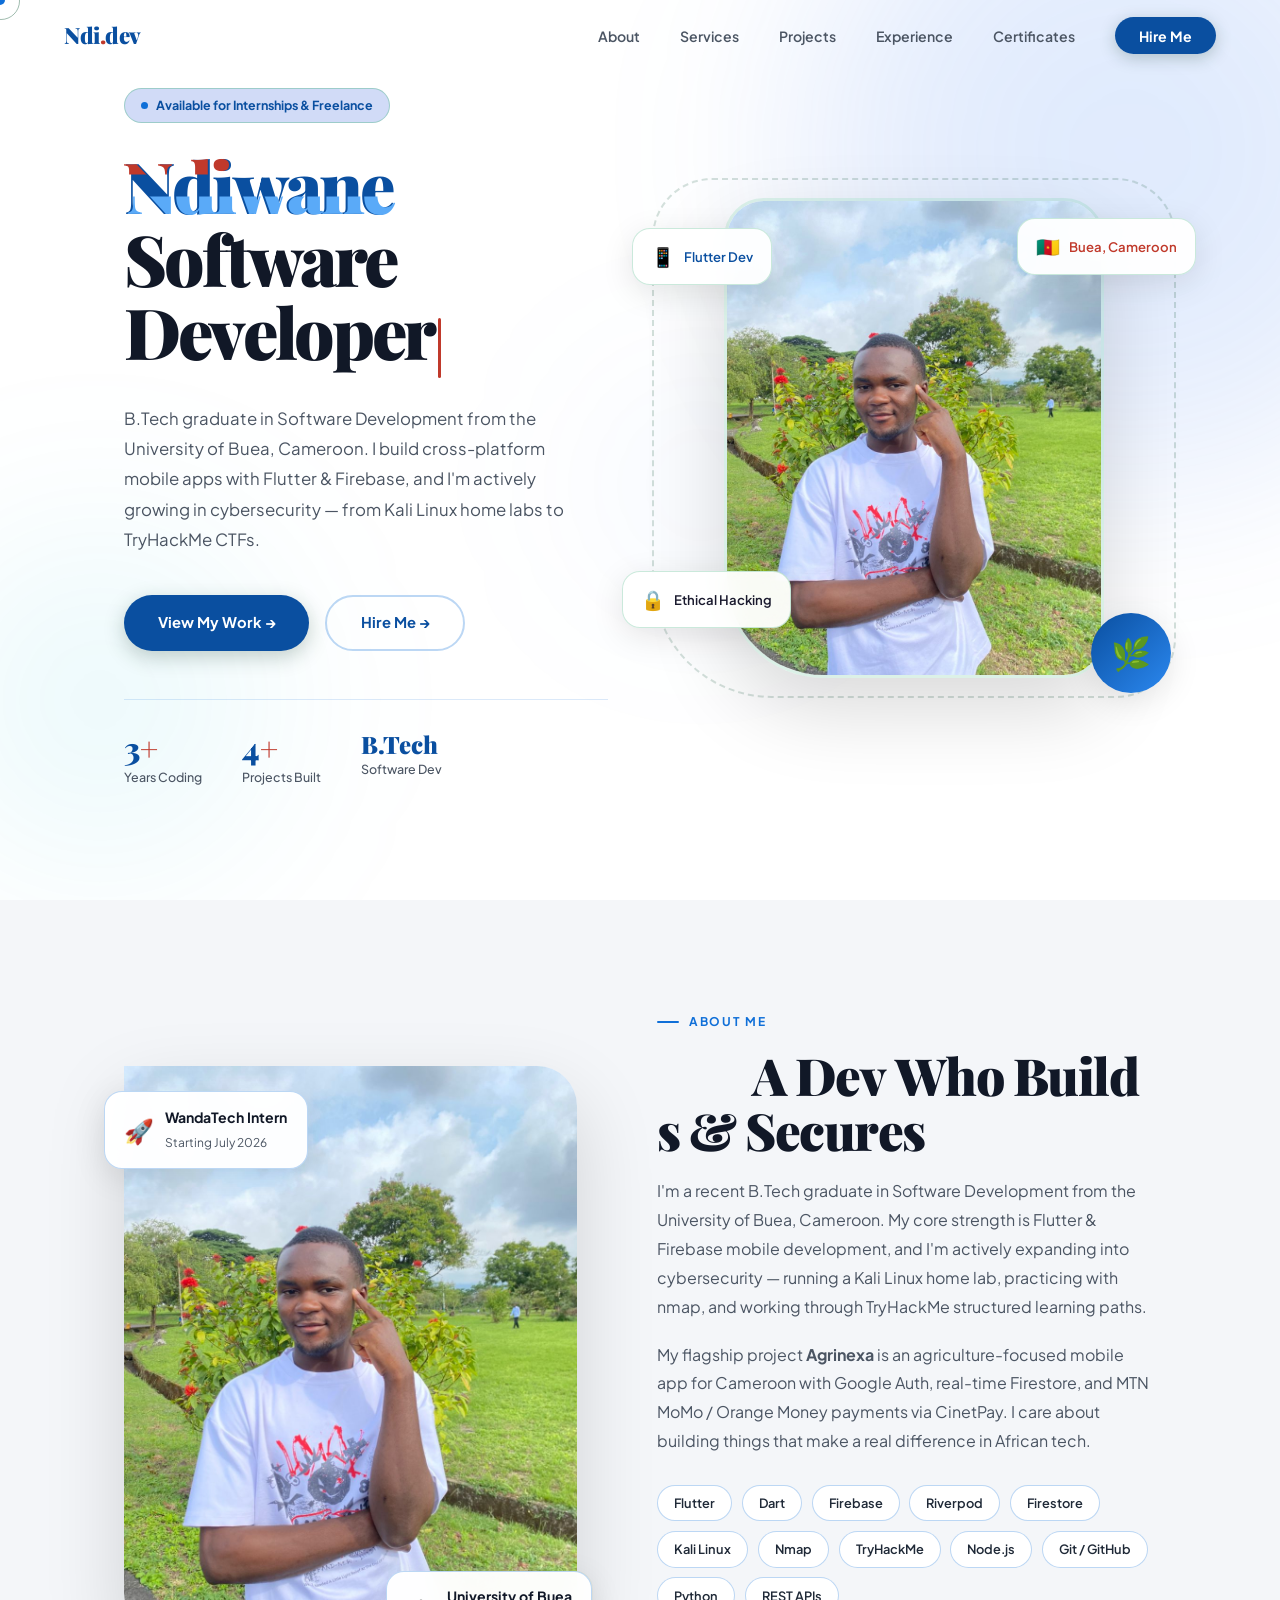
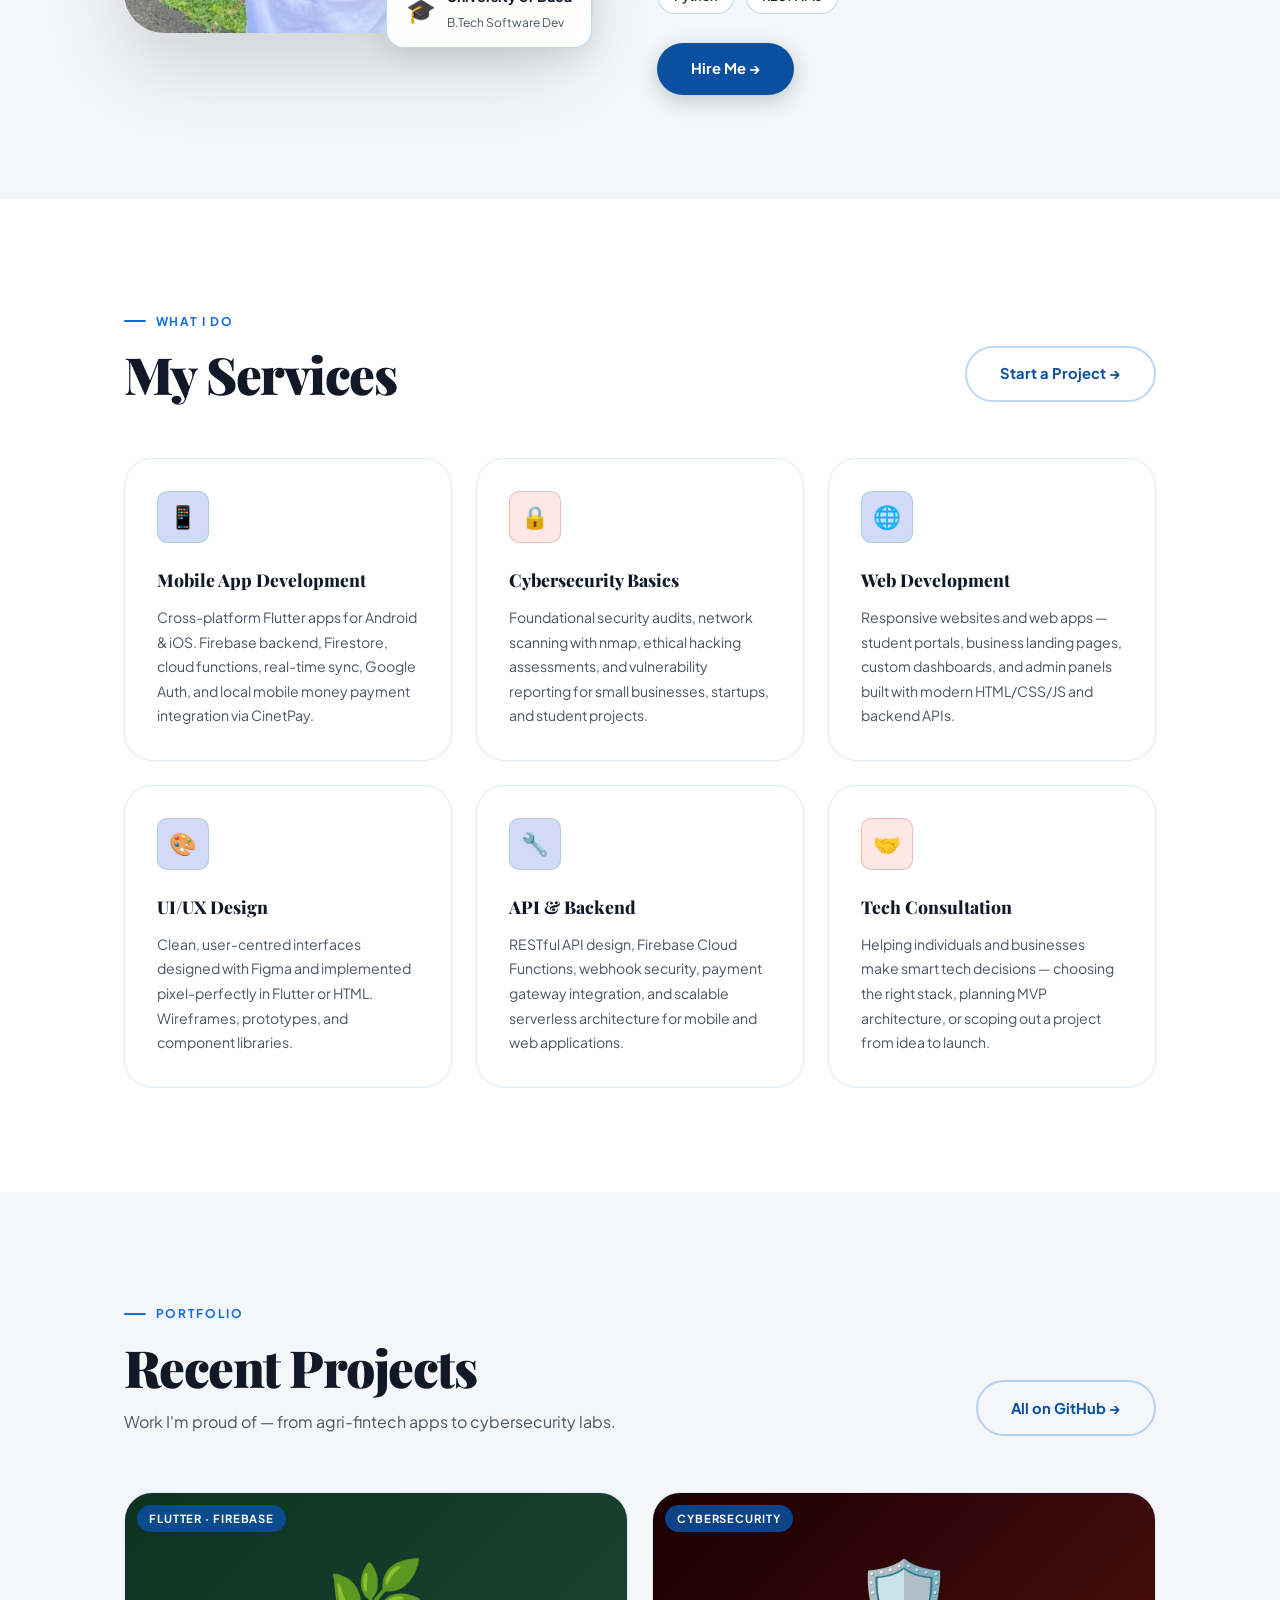
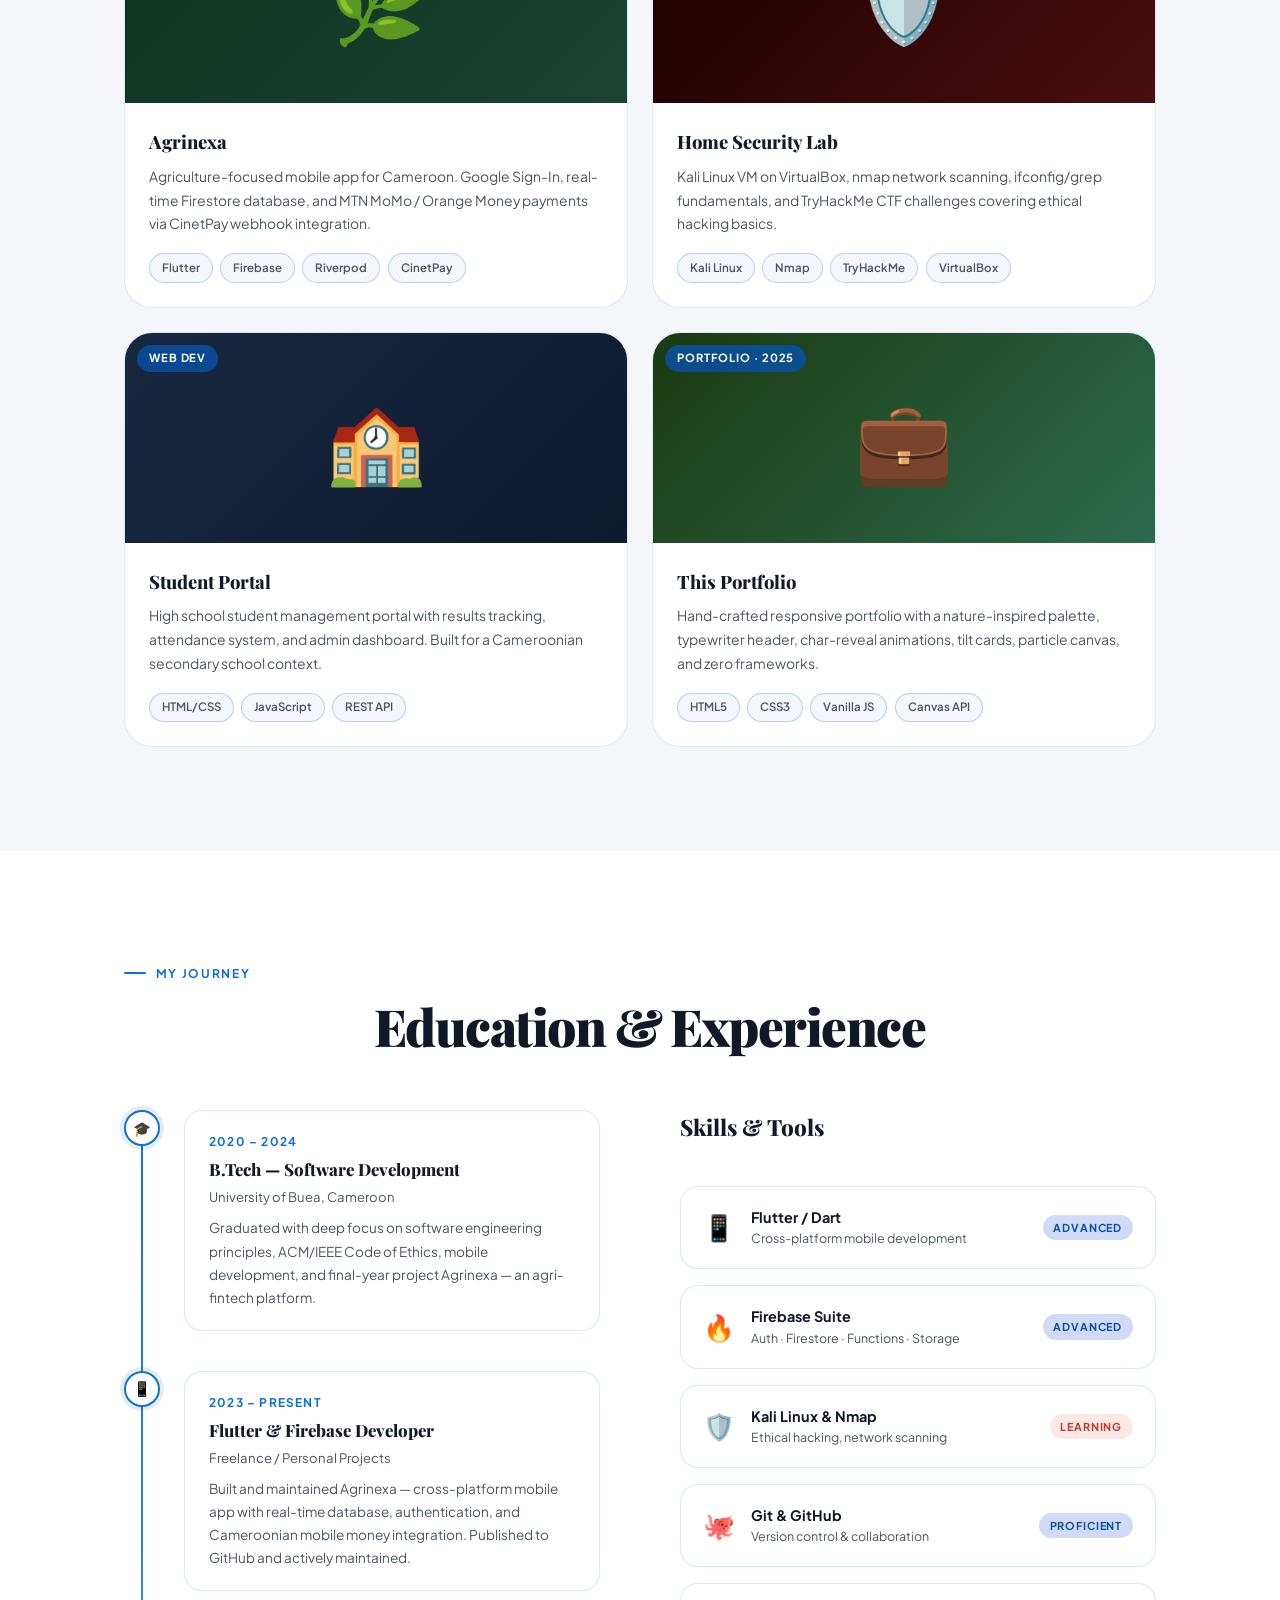
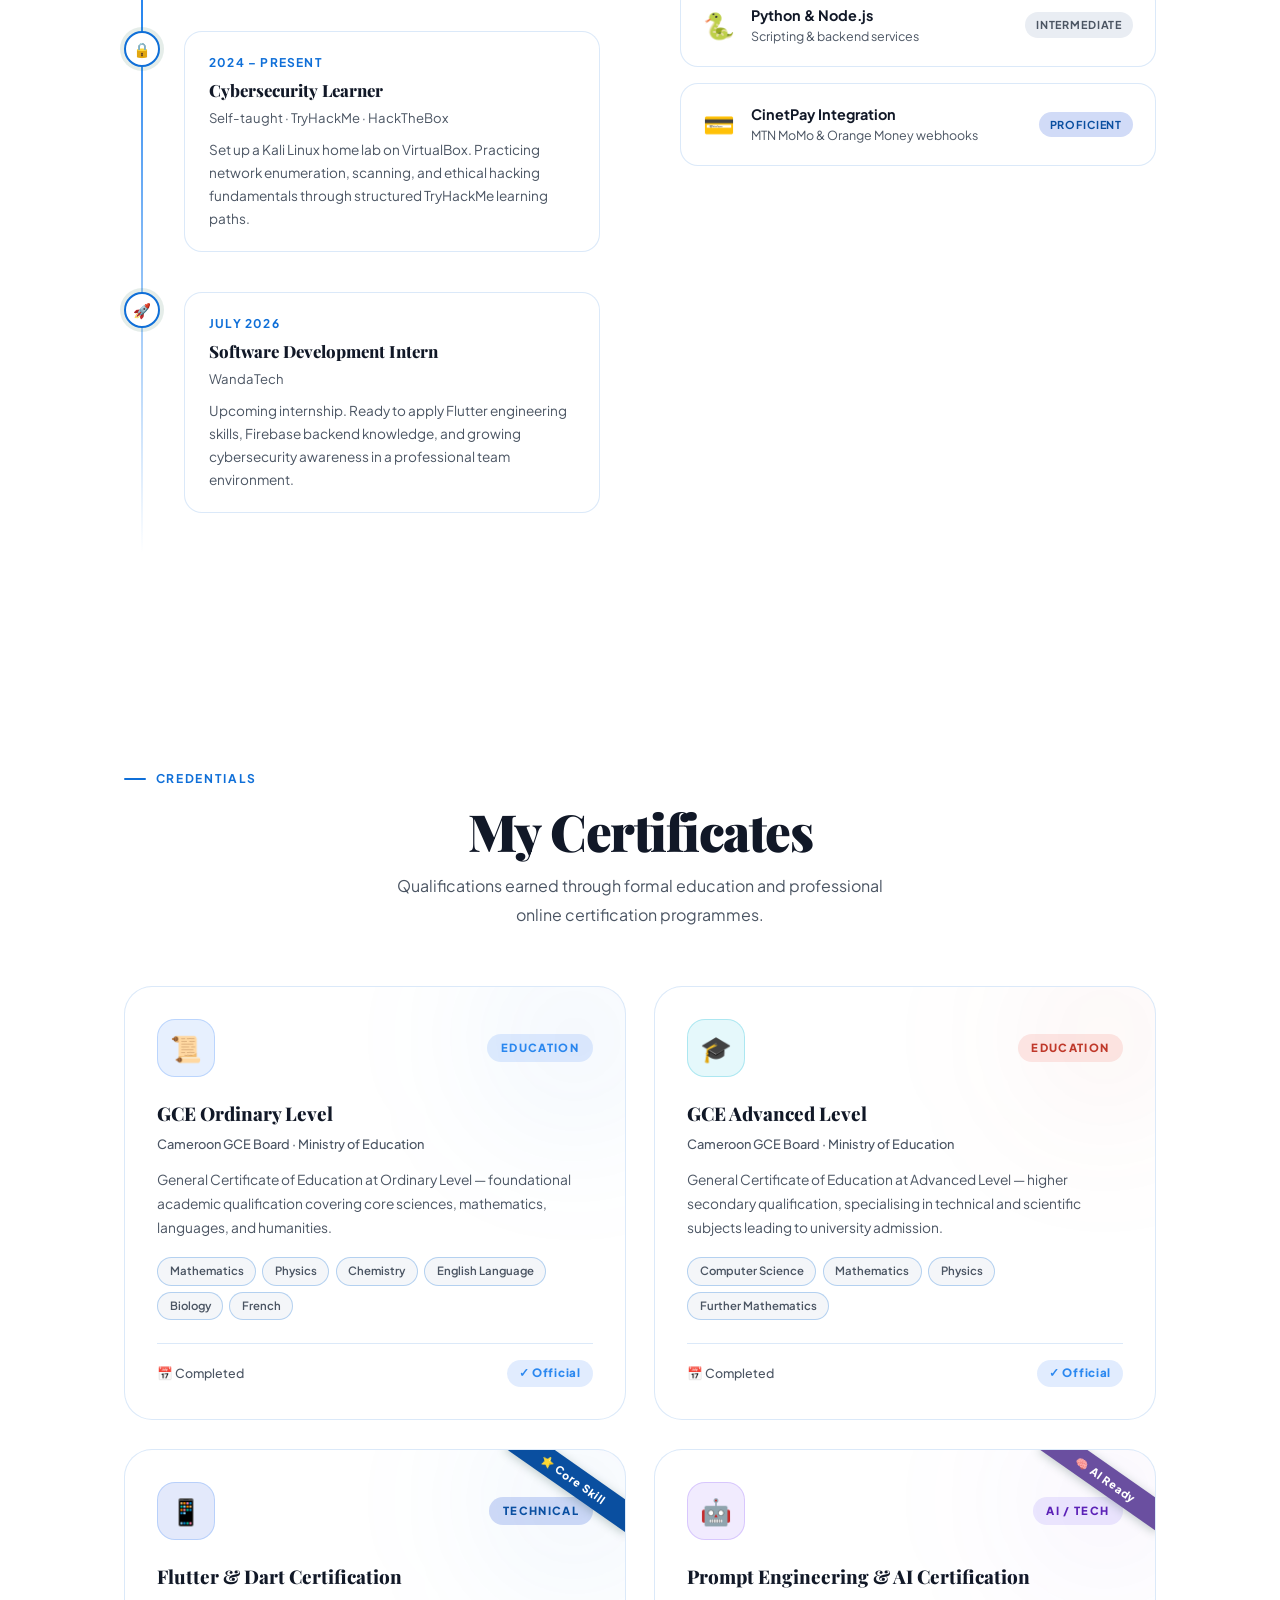
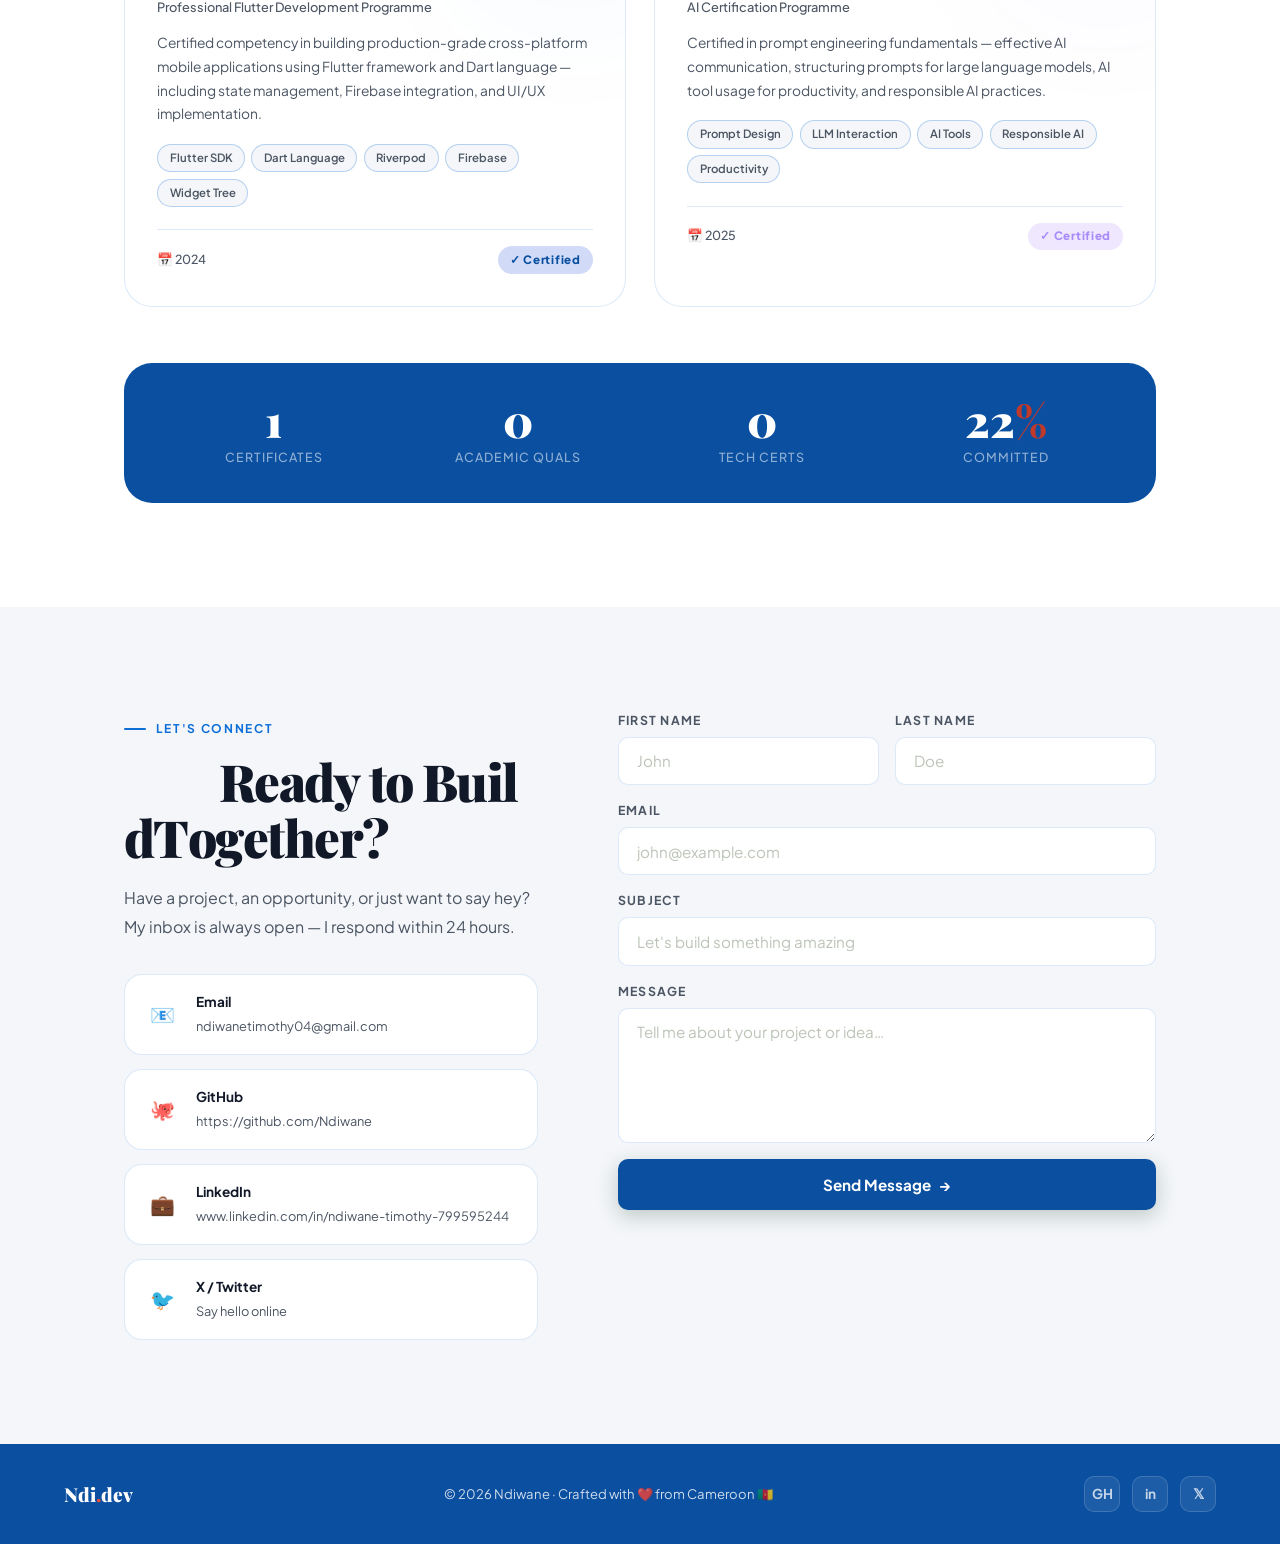
<file: index.html>
<!DOCTYPE html>
<html lang="en">
<head>
  <meta charset="UTF-8" />
  <meta name="viewport" content="width=device-width, initial-scale=1.0"/>
  <meta name="description" content="Ndiwane — Software Developer & Cybersecurity Enthusiast from Cameroon. Flutter, Firebase, Kali Linux."/>
  <title>Ndiwane · Software Developer</title>
  <link rel="preconnect" href="https://fonts.googleapis.com">
  <link href="https://fonts.googleapis.com/css2?family=Playfair+Display:wght@700;800;900&family=Plus+Jakarta+Sans:wght@300;400;500;600;700&display=swap" rel="stylesheet">
  <link rel="stylesheet" href="portfolio.css">
</head>
<body>
 
<!-- LEAF PARTICLE CANVAS -->
<canvas id="leafCanvas" style="position:fixed;inset:0;z-index:0;pointer-events:none;opacity:0.7;"></canvas>
 
<!-- CURSOR -->
<div class="cursor" id="cursor"></div>
<div class="cursor-ring" id="cursorRing"></div>
 
<!-- ════════════════════════════
     NAVBAR
════════════════════════════ -->
<nav class="navbar" id="navbar">
  <a href="#hero" class="nav-logo">Ndi<span class="dot">.</span>dev</a>
 
  <ul class="nav-links">
    <li><a href="#about">About</a></li>
    <li><a href="#services">Services</a></li>
    <li><a href="#projects">Projects</a></li>
    <li><a href="#experience">Experience</a></li>
    <li><a href="#certificates">Certificates</a></li>
    <li><a href="hire.html" class="nav-hire">Hire Me</a></li>
  </ul>
 
  <button class="hamburger" id="hamburger" aria-label="Toggle menu">
    <span></span><span></span><span></span>
  </button>
</nav>
 
<!-- MOBILE MENU -->
<div class="mobile-menu" id="mobileMenu">
  <a href="#about">About</a>
  <a href="#services">Services</a>
  <a href="#projects">Projects</a>
  <a href="#experience">Experience</a>
  <a href="#certificates">Certificates</a>
  <a href="hire.html">Hire Me</a>
</div>
 
 
<!-- ════════════════════════════
     HERO
════════════════════════════ -->
<section id="hero">
  <!-- ambient blobs -->
  <div class="hero-blob blob1"></div>
  <div class="hero-blob blob2"></div>
  <div class="hero-blob blob3"></div>
 
  <div class="hero-inner">
 
    <!-- LEFT — TEXT -->
    <div class="hero-text">
      <div class="hero-tag">
        <span class="pulse-dot"></span>
        Available for Internships & Freelance
      </div>
 
      <h1 class="hero-title">
        <span class="name-line glitch word-hover" data-text="Ndiwane">Ndiwane</span>
        <span class="role-line">
          <span id="typewriterRole">Software Developer</span><span class="typewriter-cursor"></span>
        </span>
      </h1>
 
      <p class="hero-desc">
        B.Tech graduate in Software Development from the University of Buea, Cameroon.
        I build cross-platform mobile apps with Flutter &amp; Firebase, and I'm actively growing
        in cybersecurity — from Kali Linux home labs to TryHackMe CTFs.
      </p>
 
      <div class="hero-actions">
        <a href="#projects" class="btn-primary">View My Work →</a>
        <a href="hire.html" class="btn-outline">Hire Me →</a>
      </div>
 
      <div class="hero-stats">
        <div class="h-stat">
          <div class="h-stat-num"><span data-count="3">0</span><span class="counter-suffix">+</span></div>
          <div class="h-stat-label">Years Coding</div>
        </div>
        <div class="h-stat">
          <div class="h-stat-num"><span data-count="5">0</span><span class="counter-suffix">+</span></div>
          <div class="h-stat-label">Projects Built</div>
        </div>
        <div class="h-stat">
          <div class="h-stat-num" style="font-size:1.5rem;">B.Tech</div>
          <div class="h-stat-label">Software Dev</div>
        </div>
      </div>
    </div>
 
    <!-- RIGHT — PHOTO -->
    <div class="hero-photo-wrap">
      <div class="photo-ring"></div>
 
      <div class="photo-frame">
        <img src="profile.jpg" alt="Ndiwane — Software Developer" loading="eager">
      </div>
 
      <!-- floating deco cards -->
      <div class="photo-deco deco-1">
        <span class="deco-icon">📱</span>
        Flutter Dev
      </div>
      <div class="photo-deco deco-2">
        <span class="deco-icon">🔒</span>
        Ethical Hacking
      </div>
      <div class="photo-deco deco-3">
        <span class="deco-icon">🇨🇲</span>
        Buea, Cameroon
      </div>
 
      <div class="photo-corner">🌿</div>
    </div>
 
  </div>
</section>
 
 
<!-- ════════════════════════════
     ABOUT
════════════════════════════ -->
<section id="about">
  <div class="container">
    <div class="about-grid">
 
      <!-- photo side -->
      <div class="about-img-side reveal-left">
        <img src="profile.jpg" alt="Ndiwane" class="about-photo">
        <div class="about-badge ab1">
          <div class="ab-icon">🎓</div>
          <div class="ab-info">
            <strong>University of Buea</strong>
            <span>B.Tech Software Dev</span>
          </div>
        </div>
        <div class="about-badge ab2">
          <div class="ab-icon">🚀</div>
          <div class="ab-info">
            <strong>WandaTech Intern</strong>
            <span>Starting July 2026</span>
          </div>
        </div>
      </div>
 
      <!-- content side -->
      <div class="about-content">
        <div class="section-eyebrow reveal">About Me</div>
        <h2 class="section-title char-reveal reveal d1">
          A Dev Who Builds &amp; Secures
        </h2>
        <p class="section-sub reveal d2" style="margin: 1.2rem 0;">
          I'm a recent B.Tech graduate in Software Development from the University of Buea, Cameroon.
          My core strength is Flutter &amp; Firebase mobile development, and I'm actively expanding
          into cybersecurity — running a Kali Linux home lab, practicing with nmap, and working through
          TryHackMe structured learning paths.
        </p>
        <p class="section-sub reveal d3" style="margin-bottom: 1.8rem;">
          My flagship project <strong>Agrinexa</strong> is an agriculture-focused mobile app for Cameroon
          with Google Auth, real-time Firestore, and MTN MoMo / Orange Money payments via CinetPay.
          I care about building things that make a real difference in African tech.
        </p>
 
        <div class="skills-wrap reveal d3">
          <span class="skill-pill">Flutter</span>
          <span class="skill-pill">Dart</span>
          <span class="skill-pill">Firebase</span>
          <span class="skill-pill">Riverpod</span>
          <span class="skill-pill">Firestore</span>
          <span class="skill-pill red">Kali Linux</span>
          <span class="skill-pill red">Nmap</span>
          <span class="skill-pill red">TryHackMe</span>
          <span class="skill-pill">Node.js</span>
          <span class="skill-pill">Git / GitHub</span>
          <span class="skill-pill">Python</span>
          <span class="skill-pill">REST APIs</span>
        </div>
 
        <div class="reveal d4">
          <a href="hire.html" class="btn-primary">Hire Me →</a>
        </div>
      </div>
 
    </div>
  </div>
</section>
 
 
<!-- ════════════════════════════
     SERVICES
════════════════════════════ -->
<section id="services">
  <div class="container">
    <div class="services-top">
      <div>
        <div class="section-eyebrow reveal">What I Do</div>
        <h2 class="section-title char-reveal reveal d1">My <span class="green">Services</span></h2>
      </div>
      <a href="hire.html" class="btn-outline reveal">Start a Project →</a>
    </div>
 
    <div class="services-grid">
      <div class="service-card reveal">
        <div class="svc-icon-box">📱</div>
        <div class="svc-title">Mobile App Development</div>
        <div class="svc-desc">
          Cross-platform Flutter apps for Android &amp; iOS. Firebase backend, Firestore, cloud functions,
          real-time sync, Google Auth, and local mobile money payment integration via CinetPay.
        </div>
      </div>
 
      <div class="service-card red-card reveal d1">
        <div class="svc-icon-box">🔒</div>
        <div class="svc-title">Cybersecurity Basics</div>
        <div class="svc-desc">
          Foundational security audits, network scanning with nmap, ethical hacking assessments,
          and vulnerability reporting for small businesses, startups, and student projects.
        </div>
      </div>
 
      <div class="service-card reveal d2">
        <div class="svc-icon-box">🌐</div>
        <div class="svc-title">Web Development</div>
        <div class="svc-desc">
          Responsive websites and web apps — student portals, business landing pages,
          custom dashboards, and admin panels built with modern HTML/CSS/JS and backend APIs.
        </div>
      </div>
 
      <div class="service-card reveal d1">
        <div class="svc-icon-box">🎨</div>
        <div class="svc-title">UI/UX Design</div>
        <div class="svc-desc">
          Clean, user-centred interfaces designed with Figma and implemented pixel-perfectly in Flutter or
          HTML. Wireframes, prototypes, and component libraries.
        </div>
      </div>
 
      <div class="service-card reveal d2">
        <div class="svc-icon-box">🔧</div>
        <div class="svc-title">API & Backend</div>
        <div class="svc-desc">
          RESTful API design, Firebase Cloud Functions, webhook security, payment gateway integration,
          and scalable serverless architecture for mobile and web applications.
        </div>
      </div>
 
      <div class="service-card red-card reveal d3">
        <div class="svc-icon-box">🤝</div>
        <div class="svc-title">Tech Consultation</div>
        <div class="svc-desc">
          Helping individuals and businesses make smart tech decisions — choosing the right stack,
          planning MVP architecture, or scoping out a project from idea to launch.
        </div>
      </div>
    </div>
  </div>
</section>
 
 
<!-- ════════════════════════════
     PROJECTS
════════════════════════════ -->
<section id="projects">
  <div class="container">
    <div class="projects-header">
      <div>
        <div class="section-eyebrow reveal">Portfolio</div>
        <h2 class="section-title char-reveal reveal d1">Recent <span class="red">Projects</span></h2>
        <p class="section-sub reveal d2" style="margin-top:0.8rem;">Work I'm proud of — from agri-fintech apps to cybersecurity labs.</p>
      </div>
      <a href="https://github.com/Ndiwane" target="_blank" class="btn-outline reveal">All on GitHub →</a>
    </div>
 
    <div class="projects-grid">
 
      <div class="project-card reveal">
        <div class="project-thumb">
          <div class="project-thumb-inner" style="background: linear-gradient(135deg,#0d3320,#1b4332);">🌿</div>
          <span class="proj-label">Flutter · Firebase</span>
          <div class="project-thumb-overlay">
            <button class="proj-view-btn" onclick="window.open('https://github.com/Ndiwane/agrinexa_server','_blank')">
              View on GitHub ↗
            </button>
          </div>
        </div>
        <div class="project-body">
          <div class="project-title">Agrinexa</div>
          <div class="project-desc">
            Agriculture-focused mobile app for Cameroon. Google Sign-In, real-time Firestore database,
            and MTN MoMo / Orange Money payments via CinetPay webhook integration.
          </div>
          <div class="project-tags">
            <span class="p-tag">Flutter</span>
            <span class="p-tag">Firebase</span>
            <span class="p-tag">Riverpod</span>
            <span class="p-tag">CinetPay</span>
          </div>
        </div>
      </div>
 
      <div class="project-card reveal d1">
        <div class="project-thumb">
          <div class="project-thumb-inner" style="background: linear-gradient(135deg,#1a0000,#4a0e0e);">🛡️</div>
          <span class="proj-label">Cybersecurity</span>
          <div class="project-thumb-overlay">
            <button class="proj-view-btn">Learn More ↗</button>
          </div>
        </div>
        <div class="project-body">
          <div class="project-title">Home Security Lab</div>
          <div class="project-desc">
            Kali Linux VM on VirtualBox, nmap network scanning, ifconfig/grep fundamentals,
            and TryHackMe CTF challenges covering ethical hacking basics.
          </div>
          <div class="project-tags">
            <span class="p-tag">Kali Linux</span>
            <span class="p-tag">Nmap</span>
            <span class="p-tag">TryHackMe</span>
            <span class="p-tag">VirtualBox</span>
          </div>
        </div>
      </div>
 
      <div class="project-card reveal d2">
        <div class="project-thumb">
          <div class="project-thumb-inner" style="background: linear-gradient(135deg,#182840,#0c1a2e);">🏫</div>
          <span class="proj-label">Web Dev</span>
          <div class="project-thumb-overlay">
            <button class="proj-view-btn">View Project ↗</button>
          </div>
        </div>
        <div class="project-body">
          <div class="project-title">Student Portal</div>
          <div class="project-desc">
            High school student management portal with results tracking, attendance system,
            and admin dashboard. Built for a Cameroonian secondary school context.
          </div>
          <div class="project-tags">
            <span class="p-tag">HTML/CSS</span>
            <span class="p-tag">JavaScript</span>
            <span class="p-tag">REST API</span>
          </div>
        </div>
      </div>
 
      <div class="project-card reveal d3">
        <div class="project-thumb">
          <div class="project-thumb-inner" style="background: linear-gradient(135deg,#1b3a10,#2d6a4f);">💼</div>
          <span class="proj-label">Portfolio · 2025</span>
          <div class="project-thumb-overlay">
            <button class="proj-view-btn">You're Here ✓</button>
          </div>
        </div>
        <div class="project-body">
          <div class="project-title">This Portfolio</div>
          <div class="project-desc">
            Hand-crafted responsive portfolio with a nature-inspired palette, typewriter header,
            char-reveal animations, tilt cards, particle canvas, and zero frameworks.
          </div>
          <div class="project-tags">
            <span class="p-tag">HTML5</span>
            <span class="p-tag">CSS3</span>
            <span class="p-tag">Vanilla JS</span>
            <span class="p-tag">Canvas API</span>
          </div>
        </div>
      </div>
 
    </div>
  </div>
</section>
 
 
<!-- ════════════════════════════
     EXPERIENCE
════════════════════════════ -->
<section id="experience">
  <div class="container">
    <div class="section-eyebrow reveal" style="justify-content:center;">My Journey</div>
    <h2 class="section-title char-reveal reveal d1" style="text-align:center;margin-bottom:3.5rem;">
      Education &amp; <span class="green">Experience</span>
    </h2>
 
    <div class="exp-inner">
 
      <!-- TIMELINE -->
      <div class="timeline">
        <div class="tl-item reveal">
          <div class="tl-dot">🎓</div>
          <div class="tl-body">
            <div class="tl-date">2020 – 2024</div>
            <div class="tl-title">B.Tech — Software Development</div>
            <div class="tl-org">University of Buea, Cameroon</div>
            <div class="tl-desc">
              Graduated with deep focus on software engineering principles, ACM/IEEE Code of Ethics,
              mobile development, and final-year project Agrinexa — an agri-fintech platform.
            </div>
          </div>
        </div>
 
        <div class="tl-item reveal d1">
          <div class="tl-dot">📱</div>
          <div class="tl-body">
            <div class="tl-date">2023 – Present</div>
            <div class="tl-title">Flutter &amp; Firebase Developer</div>
            <div class="tl-org">Freelance / Personal Projects</div>
            <div class="tl-desc">
              Built and maintained Agrinexa — cross-platform mobile app with real-time database,
              authentication, and Cameroonian mobile money integration. Published to GitHub and actively maintained.
            </div>
          </div>
        </div>
 
        <div class="tl-item reveal d2">
          <div class="tl-dot">🔒</div>
          <div class="tl-body">
            <div class="tl-date">2024 – Present</div>
            <div class="tl-title">Cybersecurity Learner</div>
            <div class="tl-org">Self-taught · TryHackMe · HackTheBox</div>
            <div class="tl-desc">
              Set up a Kali Linux home lab on VirtualBox. Practicing network enumeration, scanning,
              and ethical hacking fundamentals through structured TryHackMe learning paths.
            </div>
          </div>
        </div>
 
        <div class="tl-item reveal d3">
          <div class="tl-dot">🚀</div>
          <div class="tl-body">
            <div class="tl-date">July 2026</div>
            <div class="tl-title">Software Development Intern</div>
            <div class="tl-org">WandaTech</div>
            <div class="tl-desc">
              Upcoming internship. Ready to apply Flutter engineering skills, Firebase backend knowledge,
              and growing cybersecurity awareness in a professional team environment.
            </div>
          </div>
        </div>
      </div>
 
      <!-- CERTIFICATIONS / TOOLS -->
      <div class="cert-side">
        <h3 style="font-family:var(--font-display);font-size:1.4rem;font-weight:800;margin-bottom:1.5rem;" class="reveal">
          Skills &amp; Tools
        </h3>
 
        <div class="cert-card reveal">
          <div class="cert-icon">📱</div>
          <div>
            <div class="cert-title">Flutter / Dart</div>
            <div class="cert-sub">Cross-platform mobile development</div>
          </div>
          <span class="cert-badge badge-green">Advanced</span>
        </div>
 
        <div class="cert-card reveal d1">
          <div class="cert-icon">🔥</div>
          <div>
            <div class="cert-title">Firebase Suite</div>
            <div class="cert-sub">Auth · Firestore · Functions · Storage</div>
          </div>
          <span class="cert-badge badge-green">Advanced</span>
        </div>
 
        <div class="cert-card reveal d2">
          <div class="cert-icon">🛡️</div>
          <div>
            <div class="cert-title">Kali Linux &amp; Nmap</div>
            <div class="cert-sub">Ethical hacking, network scanning</div>
          </div>
          <span class="cert-badge badge-red">Learning</span>
        </div>
 
        <div class="cert-card reveal d3">
          <div class="cert-icon">🐙</div>
          <div>
            <div class="cert-title">Git &amp; GitHub</div>
            <div class="cert-sub">Version control &amp; collaboration</div>
          </div>
          <span class="cert-badge badge-green">Proficient</span>
        </div>
 
        <div class="cert-card reveal d4">
          <div class="cert-icon">🐍</div>
          <div>
            <div class="cert-title">Python &amp; Node.js</div>
            <div class="cert-sub">Scripting &amp; backend services</div>
          </div>
          <span class="cert-badge badge-sky">Intermediate</span>
        </div>
 
        <div class="cert-card reveal d5">
          <div class="cert-icon">💳</div>
          <div>
            <div class="cert-title">CinetPay Integration</div>
            <div class="cert-sub">MTN MoMo &amp; Orange Money webhooks</div>
          </div>
          <span class="cert-badge badge-green">Proficient</span>
        </div>
      </div>
 
    </div>
  </div>
</section>
 
 
<!-- ════════════════════════════
     CERTIFICATES
════════════════════════════ -->
<section id="certificates">
  <div class="container">
    <div class="section-eyebrow reveal" style="justify-content:center;">Credentials</div>
    <h2 class="section-title char-reveal reveal d1" style="text-align:center;">My <span class="red">Certificates</span></h2>
    <p class="section-sub reveal d2" style="text-align:center;margin:0.8rem auto 3.5rem;max-width:520px;">
      Qualifications earned through formal education and professional online certification programmes.
    </p>
 
    <div class="certs-grid">
 
      <!-- GCE O-LEVEL -->
      <div class="cert-big-card reveal" data-category="education">
        <div class="cbc-glow"></div>
        <div class="cbc-header">
          <div class="cbc-icon-wrap edu">&#x1F4DC;</div>
          <div class="cbc-badge edu-badge">Education</div>
        </div>
        <div class="cbc-body">
          <div class="cbc-title">GCE Ordinary Level</div>
          <div class="cbc-issuer">Cameroon GCE Board &middot; Ministry of Education</div>
          <div class="cbc-desc">
            General Certificate of Education at Ordinary Level &mdash; foundational academic qualification
            covering core sciences, mathematics, languages, and humanities.
          </div>
          <div class="cbc-subjects">
            <span class="cbc-subj">Mathematics</span>
            <span class="cbc-subj">Physics</span>
            <span class="cbc-subj">Chemistry</span>
            <span class="cbc-subj">English Language</span>
            <span class="cbc-subj">Biology</span>
            <span class="cbc-subj">French</span>
          </div>
        </div>
        <div class="cbc-footer">
          <div class="cbc-year">&#x1F4C5; Completed</div>
          <div class="cbc-verify verified">&#x2713; Official</div>
        </div>
      </div>
 
      <!-- GCE A-LEVEL -->
      <div class="cert-big-card reveal d1" data-category="education">
        <div class="cbc-glow red-glow"></div>
        <div class="cbc-header">
          <div class="cbc-icon-wrap red-edu">&#x1F393;</div>
          <div class="cbc-badge red-badge">Education</div>
        </div>
        <div class="cbc-body">
          <div class="cbc-title">GCE Advanced Level</div>
          <div class="cbc-issuer">Cameroon GCE Board &middot; Ministry of Education</div>
          <div class="cbc-desc">
            General Certificate of Education at Advanced Level &mdash; higher secondary qualification,
            specialising in technical and scientific subjects leading to university admission.
          </div>
          <div class="cbc-subjects">
            <span class="cbc-subj">Computer Science</span>
            <span class="cbc-subj">Mathematics</span>
            <span class="cbc-subj">Physics</span>
            <span class="cbc-subj">Further Mathematics</span>
          </div>
        </div>
        <div class="cbc-footer">
          <div class="cbc-year">&#x1F4C5; Completed</div>
          <div class="cbc-verify verified">&#x2713; Official</div>
        </div>
      </div>
 
      <!-- FLUTTER & DART -->
      <div class="cert-big-card reveal d2" data-category="tech">
        <div class="cbc-glow green-glow"></div>
        <div class="cbc-header">
          <div class="cbc-icon-wrap tech">&#x1F4F1;</div>
          <div class="cbc-badge tech-badge">Technical</div>
        </div>
        <div class="cbc-body">
          <div class="cbc-title">Flutter &amp; Dart Certification</div>
          <div class="cbc-issuer">Professional Flutter Development Programme</div>
          <div class="cbc-desc">
            Certified competency in building production-grade cross-platform mobile applications
            using Flutter framework and Dart language &mdash; including state management, Firebase integration,
            and UI/UX implementation.
          </div>
          <div class="cbc-subjects">
            <span class="cbc-subj">Flutter SDK</span>
            <span class="cbc-subj">Dart Language</span>
            <span class="cbc-subj">Riverpod</span>
            <span class="cbc-subj">Firebase</span>
            <span class="cbc-subj">Widget Tree</span>
          </div>
        </div>
        <div class="cbc-footer">
          <div class="cbc-year">&#x1F4C5; 2024</div>
          <div class="cbc-verify verified green-verify">&#x2713; Certified</div>
        </div>
        <div class="cert-ribbon">&#x2B50; Core Skill</div>
      </div>
 
      <!-- PROMPT AI -->
      <div class="cert-big-card reveal d3" data-category="tech">
        <div class="cbc-glow sky-glow"></div>
        <div class="cbc-header">
          <div class="cbc-icon-wrap ai">&#x1F916;</div>
          <div class="cbc-badge ai-badge">AI / Tech</div>
        </div>
        <div class="cbc-body">
          <div class="cbc-title">Prompt Engineering &amp; AI Certification</div>
          <div class="cbc-issuer">AI Certification Programme</div>
          <div class="cbc-desc">
            Certified in prompt engineering fundamentals &mdash; effective AI communication, structuring
            prompts for large language models, AI tool usage for productivity, and responsible AI practices.
          </div>
          <div class="cbc-subjects">
            <span class="cbc-subj">Prompt Design</span>
            <span class="cbc-subj">LLM Interaction</span>
            <span class="cbc-subj">AI Tools</span>
            <span class="cbc-subj">Responsible AI</span>
            <span class="cbc-subj">Productivity</span>
          </div>
        </div>
        <div class="cbc-footer">
          <div class="cbc-year">&#x1F4C5; 2025</div>
          <div class="cbc-verify verified sky-verify">&#x2713; Certified</div>
        </div>
        <div class="cert-ribbon ai-ribbon">&#x1F9E0; AI Ready</div>
      </div>
 
    </div>
 
    <!-- STATS ROW -->
    <div class="cert-stats-row reveal">
      <div class="cert-stat-item">
        <div class="csi-num"><span data-count="4">0</span></div>
        <div class="csi-label">Certificates</div>
      </div>
      <div class="cert-stat-item">
        <div class="csi-num"><span data-count="2">0</span></div>
        <div class="csi-label">Academic Quals</div>
      </div>
      <div class="cert-stat-item">
        <div class="csi-num"><span data-count="2">0</span></div>
        <div class="csi-label">Tech Certs</div>
      </div>
      <div class="cert-stat-item">
        <div class="csi-num"><span data-count="100">0</span><span style="color:var(--red)">%</span></div>
        <div class="csi-label">Committed</div>
      </div>
    </div>
 
  </div>
</section>
 
 
<!-- ════════════════════════════
     CONTACT
════════════════════════════ -->
<section id="contact">
  <div class="container">
    <div class="contact-grid">
 
      <div>
        <div class="section-eyebrow reveal">Let's Connect</div>
        <h2 class="section-title char-reveal reveal d1">
          Ready to <span class="green">Build<br>Together?</span>
        </h2>
        <p class="section-sub reveal d2" style="margin: 1.2rem 0 0;">
          Have a project, an opportunity, or just want to say hey?
          My inbox is always open — I respond within 24 hours.
        </p>
 
        <div class="contact-links">
          <a href="mailto:ndiwanetimothy04@email.com" class="c-link reveal d1">
            <span class="c-link-icon">📧</span>
            <div class="c-link-text">
              <strong>Email</strong>
              <span>ndiwanetimothy04@gmail.com</span>
            </div>
          </a>
          <a href="https://github.com/Ndiwane" target="_blank" class="c-link reveal d2">
            <span class="c-link-icon">🐙</span>
            <div class="c-link-text">
              <strong>GitHub</strong>
              <span>https://github.com/Ndiwane</span>
            </div>
          </a>
          <a href="#" class="c-link reveal d3">
            <span class="c-link-icon">💼</span>
            <div class="c-link-text">
              <strong>LinkedIn</strong>
              <span>www.linkedin.com/in/ndiwane-timothy-799595244</span>
            </div>
          </a>
          <a href="#" class="c-link reveal d4">
            <span class="c-link-icon">🐦</span>
            <div class="c-link-text">
              <strong>X / Twitter</strong>
              <span>Say hello online</span>
            </div>
          </a>
        </div>
      </div>
 
      <!-- FORM -->
      <div id="contactForm" class="contact-form reveal d2">
        <div class="form-row">
          <div class="form-group">
            <label class="form-label">First Name</label>
            <input type="text" class="form-input" placeholder="John">
          </div>
          <div class="form-group">
            <label class="form-label">Last Name</label>
            <input type="text" class="form-input" placeholder="Doe">
          </div>
        </div>
        <div class="form-group">
          <label class="form-label">Email</label>
          <input type="email" class="form-input" placeholder="john@example.com">
        </div>
        <div class="form-group">
          <label class="form-label">Subject</label>
          <input type="text" class="form-input" placeholder="Let's build something amazing">
        </div>
        <div class="form-group">
          <label class="form-label">Message</label>
          <textarea class="form-textarea" placeholder="Tell me about your project or idea…"></textarea>
        </div>
        <button class="form-submit" id="formSubmit">
          Send Message <span>→</span>
        </button>
      </div>
 
    </div>
  </div>
</section>
 
 
<!-- ════════════════════════════
     FOOTER
════════════════════════════ -->
<footer>
  <div class="footer-logo">Ndi<span class="dot">.</span>dev</div>
  <div class="footer-copy">© 2026 Ndiwane · Crafted with ❤️ from Cameroon 🇨🇲</div>
  <div class="footer-socials">
    <a href="https://github.com/Ndiwane" target="_blank" class="soc-btn" title="GitHub">GH</a>
    <a href="#" class="soc-btn" title="LinkedIn">in</a>
    <a href="#" class="soc-btn" title="X">𝕏</a>
  </div>
</footer>
 
<!-- BACK TO TOP -->
<button class="back-top" id="backTop" aria-label="Back to top">↑</button>
 
<script src="portfolio.js"></script>
</body>
</html>
</file>
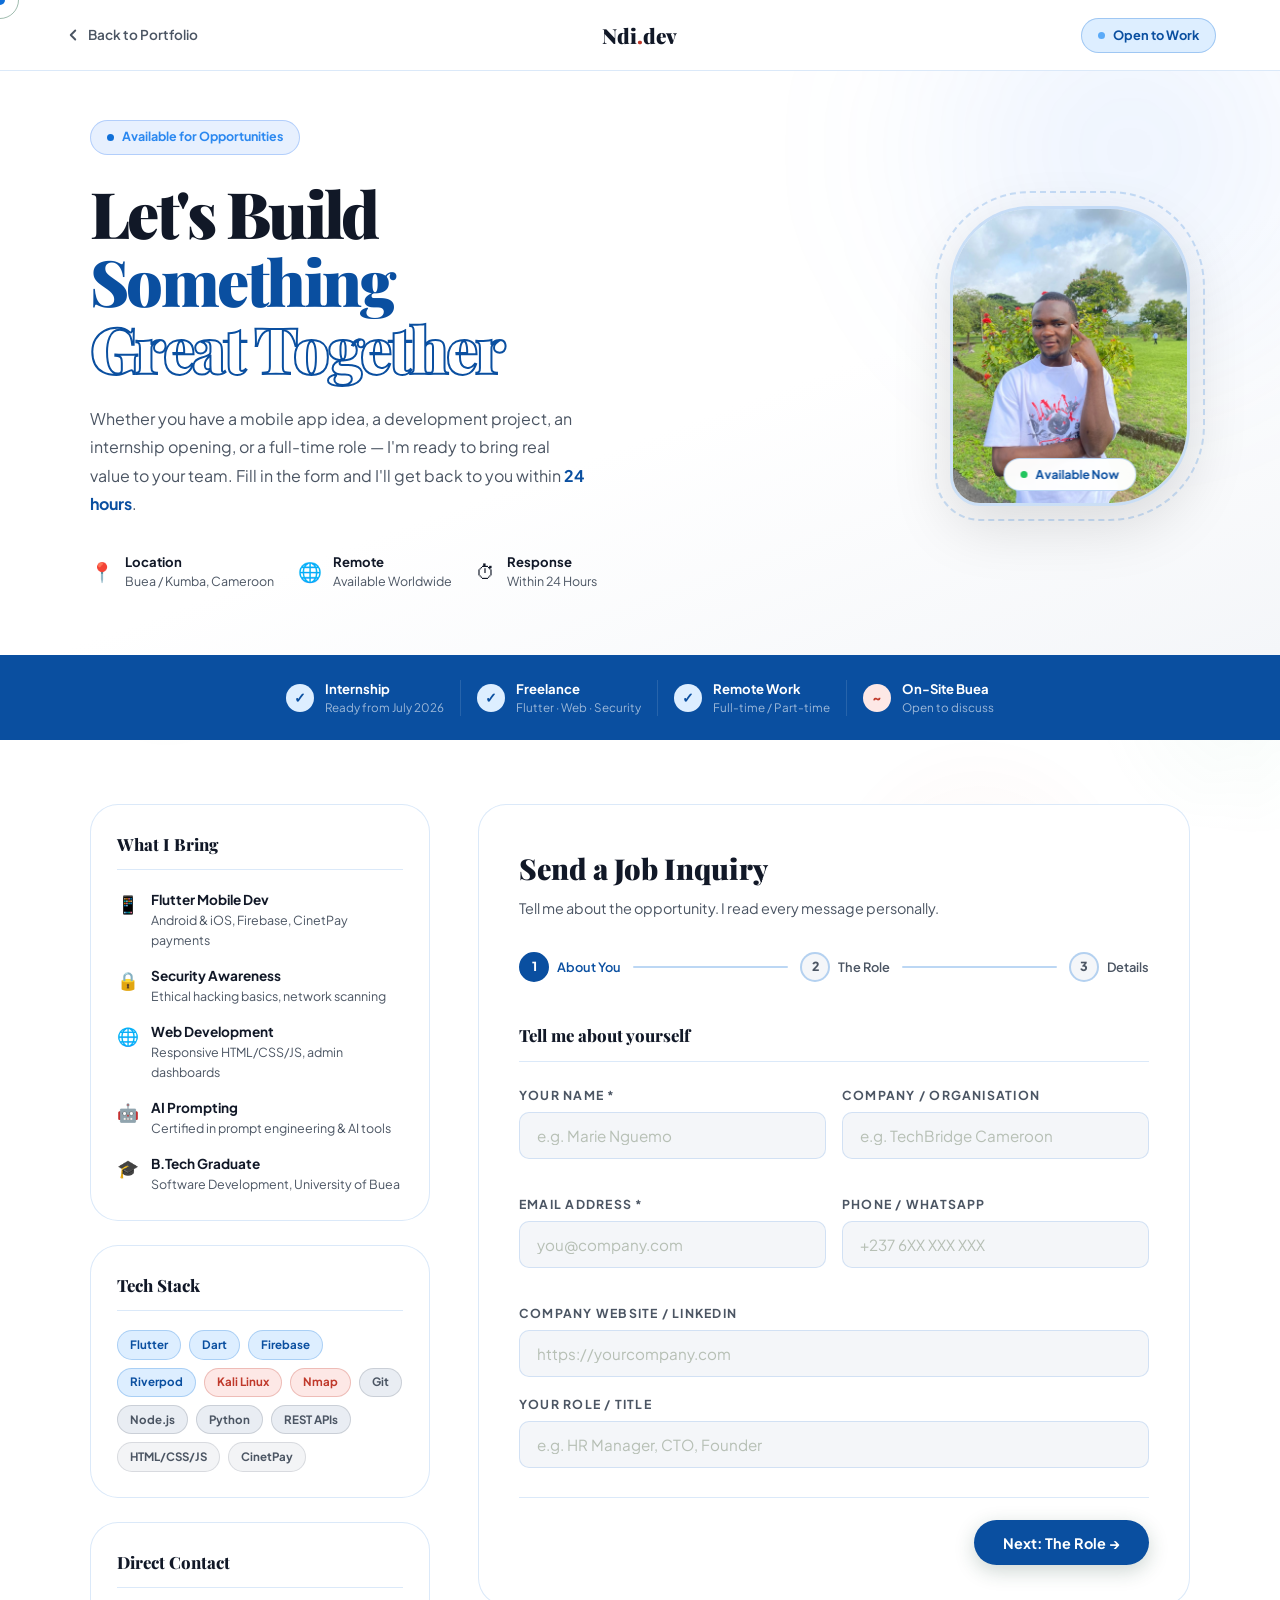
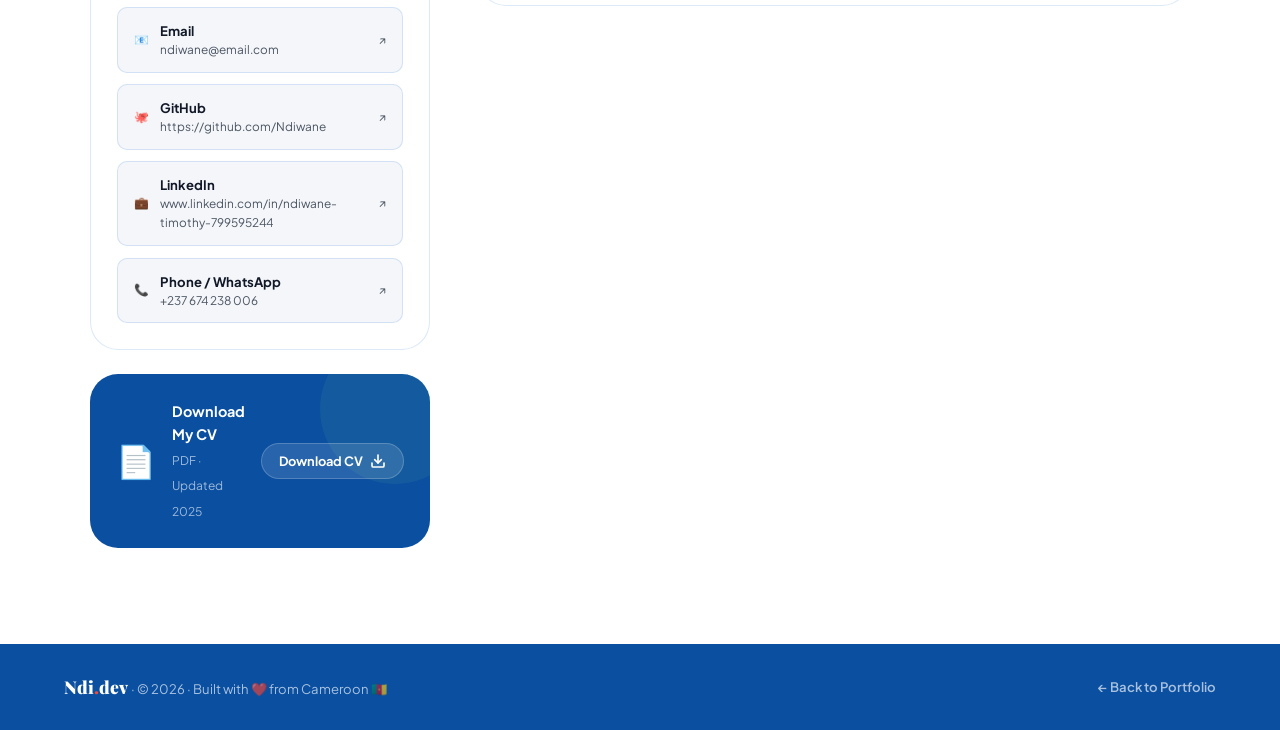
<file: hire.html>
<!DOCTYPE html>
<html lang="en">
<head>
  <meta charset="UTF-8"/>
  <meta name="viewport" content="width=device-width, initial-scale=1.0"/>
  <meta name="description" content="Hire Ndiwane — Flutter Developer & Cybersecurity Learner from Cameroon. Submit a job inquiry, project brief, or internship offer."/>
  <title>Hire Ndiwane · Let's Work Together</title>
  <link rel="preconnect" href="https://fonts.googleapis.com">
  <link href="https://fonts.googleapis.com/css2?family=Playfair+Display:wght@700;800;900&family=Plus+Jakarta+Sans:wght@300;400;500;600;700&display=swap" rel="stylesheet">
  <link rel="stylesheet" href="hire.css">
</head>
<body>
 
<!-- CURSOR -->
<div class="cursor" id="cursor"></div>
<div class="cursor-ring" id="cursorRing"></div>
 
<!-- PARTICLE CANVAS -->
<canvas id="bgCanvas"></canvas>
 
<!-- ═══════════ NAV ═══════════ -->
<nav class="hn">
  <a href="index.html" class="hn-back">
    <svg width="18" height="18" viewBox="0 0 24 24" fill="none" stroke="currentColor" stroke-width="2.5" stroke-linecap="round" stroke-linejoin="round"><polyline points="15 18 9 12 15 6"/></svg>
    Back to Portfolio
  </a>
  <a href="index.html" class="hn-logo">Ndi<span class="dot">.</span>dev</a>
  <div class="hn-status">
    <span class="status-dot"></span>
    Open to Work
  </div>
</nav>
 
 
<!-- ═══════════ HERO BANNER ═══════════ -->
<header class="hire-hero">
  <div class="hire-hero-inner">
    <div class="hire-hero-text">
      <div class="hire-tag">
        <span class="pulse-dot"></span>
        Available for Opportunities
      </div>
      <h1 class="hire-title">
        Let's Build<br>
        <span class="ht-accent">Something</span><br>
        <span class="ht-stroke">Great Together</span>
      </h1>
      <p class="hire-desc">
        Whether you have a mobile app idea, a development project, an internship opening,
        or a full-time role — I'm ready to bring real value to your team.
        Fill in the form and I'll get back to you within <strong>24 hours</strong>.
      </p>
      <div class="hire-quick-facts">
        <div class="hqf">
          <div class="hqf-icon">📍</div>
          <div><strong>Location</strong><span>Buea / Kumba, Cameroon</span></div>
        </div>
        <div class="hqf">
          <div class="hqf-icon">🌐</div>
          <div><strong>Remote</strong><span>Available Worldwide</span></div>
        </div>
        <div class="hqf">
          <div class="hqf-icon">⏱</div>
          <div><strong>Response</strong><span>Within 24 Hours</span></div>
        </div>
      </div>
    </div>
 
    <div class="hire-hero-photo">
      <div class="hire-photo-frame">
        <img src="profile.jpg" alt="Ndiwane — Available for hire">
        <div class="hire-photo-badge">
          <span class="hpb-dot"></span>
          <strong>Available Now</strong>
        </div>
      </div>
      <div class="hire-photo-ring"></div>
    </div>
  </div>
</header>
 
 
<!-- ═══════════ AVAILABILITY STRIP ═══════════ -->
<div class="avail-strip">
  <div class="avail-inner">
    <div class="avail-item">
      <div class="avail-icon green-icon">✓</div>
      <div><strong>Internship</strong><span>Ready from July 2026</span></div>
    </div>
    <div class="avail-sep"></div>
    <div class="avail-item">
      <div class="avail-icon green-icon">✓</div>
      <div><strong>Freelance</strong><span>Flutter · Web · Security</span></div>
    </div>
    <div class="avail-sep"></div>
    <div class="avail-item">
      <div class="avail-icon green-icon">✓</div>
      <div><strong>Remote Work</strong><span>Full-time / Part-time</span></div>
    </div>
    <div class="avail-sep"></div>
    <div class="avail-item">
      <div class="avail-icon red-icon">~</div>
      <div><strong>On-Site Buea</strong><span>Open to discuss</span></div>
    </div>
  </div>
</div>
 
 
<!-- ═══════════ MAIN CONTENT ═══════════ -->
<main class="hire-main">
  <div class="hire-container">
 
    <!-- LEFT — SIDEBAR INFO -->
    <aside class="hire-sidebar">
 
      <!-- What I offer -->
      <div class="sidebar-card">
        <h3 class="sc-title">What I Bring</h3>
        <div class="offer-list">
          <div class="offer-item">
            <div class="oi-icon">📱</div>
            <div>
              <strong>Flutter Mobile Dev</strong>
              <span>Android &amp; iOS, Firebase, CinetPay payments</span>
            </div>
          </div>
          <div class="offer-item">
            <div class="oi-icon">🔒</div>
            <div>
              <strong>Security Awareness</strong>
              <span>Ethical hacking basics, network scanning</span>
            </div>
          </div>
          <div class="offer-item">
            <div class="oi-icon">🌐</div>
            <div>
              <strong>Web Development</strong>
              <span>Responsive HTML/CSS/JS, admin dashboards</span>
            </div>
          </div>
          <div class="offer-item">
            <div class="oi-icon">🤖</div>
            <div>
              <strong>AI Prompting</strong>
              <span>Certified in prompt engineering &amp; AI tools</span>
            </div>
          </div>
          <div class="offer-item">
            <div class="oi-icon">🎓</div>
            <div>
              <strong>B.Tech Graduate</strong>
              <span>Software Development, University of Buea</span>
            </div>
          </div>
        </div>
      </div>
 
      <!-- Tech Stack -->
      <div class="sidebar-card">
        <h3 class="sc-title">Tech Stack</h3>
        <div class="stack-pills">
          <span class="sp sp-green">Flutter</span>
          <span class="sp sp-green">Dart</span>
          <span class="sp sp-green">Firebase</span>
          <span class="sp sp-green">Riverpod</span>
          <span class="sp sp-red">Kali Linux</span>
          <span class="sp sp-red">Nmap</span>
          <span class="sp sp-sky">Git</span>
          <span class="sp sp-sky">Node.js</span>
          <span class="sp sp-sky">Python</span>
          <span class="sp sp-sky">REST APIs</span>
          <span class="sp sp-earth">HTML/CSS/JS</span>
          <span class="sp sp-earth">CinetPay</span>
        </div>
      </div>
 
      <!-- Direct Contacts -->
      <div class="sidebar-card">
        <h3 class="sc-title">Direct Contact</h3>
        <div class="direct-links">
          <a href="mailto:ndiwane@email.com" class="direct-link">
            <span class="dl-icon">📧</span>
            <div>
              <strong>Email</strong>
              <span>ndiwane@email.com</span>
            </div>
            <span class="dl-arrow">↗</span>
          </a>
          <a href="https://github.com/Ndiwane" target="_blank" class="direct-link">
            <span class="dl-icon">🐙</span>
            <div>
              <strong>GitHub</strong>
              <span>https://github.com/Ndiwane</span>
            </div>
            <span class="dl-arrow">↗</span>
          </a>
          <a href="#" class="direct-link">
            <span class="dl-icon">💼</span>
            <div>
              <strong>LinkedIn</strong>
              <span>www.linkedin.com/in/ndiwane-timothy-799595244</span>
            </div>
            <span class="dl-arrow">↗</span>
          </a>
          <a href="tel:+237000000000" class="direct-link">
            <span class="dl-icon">📞</span>
            <div>
              <strong>Phone / WhatsApp</strong>
              <span>+237 674 238 006</span>
            </div>
            <span class="dl-arrow">↗</span>
          </a>
        </div>
      </div>
 
      <!-- CV Download -->
      <div class="cv-card">
        <div class="cv-card-bg"></div>
        <div class="cv-icon">📄</div>
        <div class="cv-text">
          <strong>Download My CV</strong>
          <span>PDF · Updated 2025</span>
        </div>
        <button class="cv-btn" id="cvDownloadBtn" onclick="handleCVDownload()">
          Download CV
          <svg width="16" height="16" viewBox="0 0 24 24" fill="none" stroke="currentColor" stroke-width="2.5" stroke-linecap="round" stroke-linejoin="round"><path d="M21 15v4a2 2 0 0 1-2 2H5a2 2 0 0 1-2-2v-4"/><polyline points="7 10 12 15 17 10"/><line x1="12" y1="15" x2="12" y2="3"/></svg>
        </button>
      </div>
 
    </aside>
 
 
    <!-- RIGHT — HIRE FORM -->
    <section class="hire-form-wrap">
      <div class="hfw-header">
        <h2 class="hfw-title">Send a Job Inquiry</h2>
        <p class="hfw-sub">Tell me about the opportunity. I read every message personally.</p>
      </div>
 
      <!-- PROGRESS STEPS -->
      <div class="form-steps">
        <div class="fs-step active" data-step="1">
          <div class="fs-dot">1</div>
          <span>About You</span>
        </div>
        <div class="fs-line"></div>
        <div class="fs-step" data-step="2">
          <div class="fs-dot">2</div>
          <span>The Role</span>
        </div>
        <div class="fs-line"></div>
        <div class="fs-step" data-step="3">
          <div class="fs-dot">3</div>
          <span>Details</span>
        </div>
      </div>
 
      <form id="hireForm" novalidate>
 
        <!-- STEP 1 — About the employer -->
        <div class="form-step-panel active" id="step1">
          <div class="fsp-title">Tell me about yourself</div>
          <div class="form-row-2">
            <div class="fg">
              <label class="fl">Your Name *</label>
              <input type="text" class="fi" id="emp_name" placeholder="e.g. Marie Nguemo" required>
              <span class="ferr" id="err_emp_name"></span>
            </div>
            <div class="fg">
              <label class="fl">Company / Organisation</label>
              <input type="text" class="fi" id="emp_company" placeholder="e.g. TechBridge Cameroon">
            </div>
          </div>
          <div class="form-row-2">
            <div class="fg">
              <label class="fl">Email Address *</label>
              <input type="email" class="fi" id="emp_email" placeholder="you@company.com" required>
              <span class="ferr" id="err_emp_email"></span>
            </div>
            <div class="fg">
              <label class="fl">Phone / WhatsApp</label>
              <input type="tel" class="fi" id="emp_phone" placeholder="+237 6XX XXX XXX">
            </div>
          </div>
          <div class="fg">
            <label class="fl">Company Website / LinkedIn</label>
            <input type="url" class="fi" id="emp_website" placeholder="https://yourcompany.com">
          </div>
          <div class="fg">
            <label class="fl">Your Role / Title</label>
            <input type="text" class="fi" id="emp_role" placeholder="e.g. HR Manager, CTO, Founder">
          </div>
          <div class="fsp-nav">
            <div></div>
            <button type="button" class="fsp-next" onclick="goStep(2)">Next: The Role →</button>
          </div>
        </div>
 
        <!-- STEP 2 — About the job -->
        <div class="form-step-panel" id="step2">
          <div class="fsp-title">About the opportunity</div>
 
          <div class="fg">
            <label class="fl">Type of Engagement *</label>
            <div class="radio-group">
              <label class="radio-opt">
                <input type="radio" name="eng_type" value="internship" checked>
                <span class="ro-box">🎓 Internship</span>
              </label>
              <label class="radio-opt">
                <input type="radio" name="eng_type" value="fulltime">
                <span class="ro-box">💼 Full-time Job</span>
              </label>
              <label class="radio-opt">
                <input type="radio" name="eng_type" value="parttime">
                <span class="ro-box">⏱ Part-time</span>
              </label>
              <label class="radio-opt">
                <input type="radio" name="eng_type" value="freelance">
                <span class="ro-box">🚀 Freelance Project</span>
              </label>
              <label class="radio-opt">
                <input type="radio" name="eng_type" value="contract">
                <span class="ro-box">📋 Contract</span>
              </label>
              <label class="radio-opt">
                <input type="radio" name="eng_type" value="other">
                <span class="ro-box">💡 Other</span>
              </label>
            </div>
          </div>
 
          <div class="fg">
            <label class="fl">Primary Skills Required *</label>
            <div class="checkbox-group">
              <label class="check-opt"><input type="checkbox" name="skills" value="Flutter"><span>📱 Flutter / Dart</span></label>
              <label class="check-opt"><input type="checkbox" name="skills" value="Firebase"><span>🔥 Firebase</span></label>
              <label class="check-opt"><input type="checkbox" name="skills" value="Cybersecurity"><span>🔒 Cybersecurity</span></label>
              <label class="check-opt"><input type="checkbox" name="skills" value="Web"><span>🌐 Web Dev</span></label>
              <label class="check-opt"><input type="checkbox" name="skills" value="Backend"><span>🔧 Backend / API</span></label>
              <label class="check-opt"><input type="checkbox" name="skills" value="AI"><span>🤖 AI / Prompt Eng.</span></label>
              <label class="check-opt"><input type="checkbox" name="skills" value="Other"><span>➕ Other</span></label>
            </div>
          </div>
 
          <div class="form-row-2">
            <div class="fg">
              <label class="fl">Work Mode</label>
              <select class="fi fselect" id="work_mode">
                <option value="">Select…</option>
                <option value="remote">🌐 Remote</option>
                <option value="onsite">🏢 On-site (Buea/Cameroon)</option>
                <option value="hybrid">🔀 Hybrid</option>
                <option value="flexible">💬 Flexible / Discuss</option>
              </select>
            </div>
            <div class="fg">
              <label class="fl">Proposed Start Date</label>
              <input type="date" class="fi" id="start_date">
            </div>
          </div>
 
          <div class="form-row-2">
            <div class="fg">
              <label class="fl">Duration / Contract Length</label>
              <input type="text" class="fi" id="duration" placeholder="e.g. 3 months, 1 year, ongoing">
            </div>
            <div class="fg">
              <label class="fl">Budget / Salary Range</label>
              <input type="text" class="fi" id="budget" placeholder="e.g. 150,000 XAF/month, Negotiable">
            </div>
          </div>
 
          <div class="fsp-nav">
            <button type="button" class="fsp-back" onclick="goStep(1)">← Back</button>
            <button type="button" class="fsp-next" onclick="goStep(3)">Next: Details →</button>
          </div>
        </div>
 
        <!-- STEP 3 — Project/role details -->
        <div class="form-step-panel" id="step3">
          <div class="fsp-title">Tell me more</div>
 
          <div class="fg">
            <label class="fl">Job Title / Role Name *</label>
            <input type="text" class="fi" id="job_title" placeholder="e.g. Junior Flutter Developer" required>
            <span class="ferr" id="err_job_title"></span>
          </div>
 
          <div class="fg">
            <label class="fl">Job / Project Description *</label>
            <textarea class="fi ftextarea" id="job_desc" rows="5"
              placeholder="Describe the role, what the project is about, day-to-day responsibilities, team size, and anything else I should know…" required></textarea>
            <div class="char-counter"><span id="charCount">0</span> / 1000</div>
            <span class="ferr" id="err_job_desc"></span>
          </div>
 
          <div class="fg">
            <label class="fl">Why Me? (Optional)</label>
            <textarea class="fi ftextarea" id="why_me" rows="3"
              placeholder="Why did you choose to reach out to me specifically? What made my profile stand out?"></textarea>
          </div>
 
          <div class="fg">
            <label class="fl">How Did You Find Me?</label>
            <select class="fi fselect" id="source">
              <option value="">Select…</option>
              <option value="github">GitHub</option>
              <option value="linkedin">LinkedIn</option>
              <option value="referral">Referral / Word of mouth</option>
              <option value="portfolio">This Portfolio</option>
              <option value="social">Social Media</option>
              <option value="other">Other</option>
            </select>
          </div>
 
          <!-- Summary preview -->
          <div class="inquiry-summary" id="inquirySummary">
            <div class="is-title">📋 Inquiry Summary</div>
            <div class="is-grid" id="isSummaryGrid">
              <!-- filled by JS -->
            </div>
          </div>
 
          <div class="form-check">
            <label class="check-consent">
              <input type="checkbox" id="consent" required>
              <span>I agree that Ndiwane may store and use this information to respond to my inquiry. No data is shared with third parties.</span>
            </label>
            <span class="ferr" id="err_consent"></span>
          </div>
 
          <div class="fsp-nav">
            <button type="button" class="fsp-back" onclick="goStep(2)">← Back</button>
            <button type="button" class="fsp-submit" id="submitBtn" onclick="submitInquiry()">
              <span id="submitText">Send Inquiry 🚀</span>
            </button>
          </div>
        </div>
 
      </form>
 
      <!-- SUCCESS STATE -->
      <div class="success-state" id="successState">
        <div class="ss-anim">
          <div class="ss-check">✓</div>
          <div class="ss-rings">
            <div class="ss-ring r1"></div>
            <div class="ss-ring r2"></div>
            <div class="ss-ring r3"></div>
          </div>
        </div>
        <h3 class="ss-title">Inquiry Sent!</h3>
        <p class="ss-msg">
          Thank you, <strong id="senderName"></strong>! Your message has been received.
          I'll review it and get back to you within <strong>24 hours</strong>.
        </p>
        <div class="ss-details" id="ssDetails"></div>
        <div class="ss-actions">
          <a href="index.html" class="btn-green">← Back to Portfolio</a>
          <button class="btn-outline-green" onclick="resetForm()">Send Another</button>
        </div>
      </div>
 
    </section>
 
  </div>
</main>
 
 
<!-- ═══════════ FOOTER ═══════════ -->
<footer class="hire-footer">
  <div>
    <span class="footer-logo">Ndi<span class="dot">.</span>dev</span>
    <span class="footer-copy"> · © 2026 · Built with ❤️ from Cameroon 🇨🇲</span>
  </div>
  <a href="index.html" class="footer-back-link">← Back to Portfolio</a>
</footer>
 
<script src="hire.js"></script>
</body>
</html>
</file>
<file: portfolio.css>
/* ═══════════════════════════════════════════════
   NDIWANE PORTFOLIO — portfolio.css
   Theme: High-Contrast Accessible Light
   WCAG AA/AAA compliant
   • Background:   #ffffff / #f8f9fa
   • Text:         #111827 (contrast 16:1)
   • Primary:      #0f6fd8 (blue — contrast 4.8:1)
   • Accent:       #c0392b (red — contrast 5.1:1)
   • Muted text:   #4b5563 (contrast 7:1)
═══════════════════════════════════════════════ */

@import url('https://fonts.googleapis.com/css2?family=Playfair+Display:wght@700;800;900&family=Plus+Jakarta+Sans:wght@300;400;500;600;700&display=swap');

/* ── CSS VARIABLES ── */
:root {
  /* Backgrounds — clean whites & light greys */
  --bg:           #ffffff;
  --bg2:          #f4f6f9;
  --bg3:          #e9edf3;
  --surface:      #ffffff;
  --surface2:     #f0f3f8;

  /* Primary — deep accessible blue */
  --forest-dark:  #0a4fa0;
  --forest:       #0f6fd8;
  --forest-mid:   #2b88f0;
  --forest-light: #5aaaf8;
  --forest-pale:  #ddeeff;

  /* Accent — strong red/coral */
  --red:          #c0392b;
  --red-light:    #e74c3c;
  --red-pale:     #fde8e6;

  /* Neutrals */
  --sky:          #dce3ef;
  --sky-dark:     #4b5563;

  --earth:        #1a1a2e;
  --earth-mid:    #374151;
  --earth-light:  #6b7280;

  /* Text — very dark for high contrast */
  --text:         #111827;
  --text-mid:     #1f2937;
  --muted:        #4b5563;

  /* Borders — visible but soft */
  --border:       rgba(15,111,216,0.15);
  --border2:      rgba(15,111,216,0.28);

  /* Fonts */
  --font-display: 'Playfair Display', serif;
  --font-body:    'Plus Jakarta Sans', sans-serif;

  /* Shadows */
  --shadow-sm:  0 2px 12px rgba(0,0,0,0.07);
  --shadow-md:  0 8px 32px rgba(0,0,0,0.10);
  --shadow-lg:  0 20px 60px rgba(0,0,0,0.13);
  --shadow-xl:  0 32px 80px rgba(0,0,0,0.15);

  --radius-sm:  10px;
  --radius-md:  18px;
  --radius-lg:  28px;
  --radius-xl:  40px;
}

/* ── RESET ── */
*, *::before, *::after { box-sizing: border-box; margin: 0; padding: 0; }
html { scroll-behavior: smooth; font-size: 16px; }
body {
  background: var(--bg);
  color: var(--text);
  font-family: var(--font-body);
  line-height: 1.6;
  overflow-x: hidden;
  font-size: 16px;
}
img { max-width: 100%; display: block; }
a { text-decoration: none; color: inherit; }
ul { list-style: none; }
button { font-family: var(--font-body); }

/* ── SCROLLBAR ── */
::-webkit-scrollbar { width: 5px; }
::-webkit-scrollbar-track { background: #e9edf3; }
::-webkit-scrollbar-thumb { background: var(--forest); border-radius: 10px; }
::-webkit-scrollbar-track { background: #e9edf3; }

/* ── SELECTION ── */
::selection { background: #0f6fd8; color: #ffffff; }

/* ── NOISE TEXTURE ── */
body::after {
  content: '';
  position: fixed; inset: 0; z-index: 0; pointer-events: none;
  background-image: url("data:image/svg+xml,%3Csvg viewBox='0 0 300 300' xmlns='http://www.w3.org/2000/svg'%3E%3Cfilter id='n'%3E%3CfeTurbulence type='fractalNoise' baseFrequency='0.75' numOctaves='4' stitchTiles='stitch'/%3E%3C/filter%3E%3Crect width='100%25' height='100%25' filter='url(%23n)' opacity='0.025'/%3E%3C/svg%3E");
  opacity: 0.6;
}

/* ══════════════════════════════
   CURSOR
══════════════════════════════ */
.cursor {
  width: 10px; height: 10px;
  background: var(--forest);
  border-radius: 50%;
  position: fixed; z-index: 9999;
  pointer-events: none;
  transform: translate(-50%,-50%);
  transition: width 0.3s, height 0.3s, background 0.3s;
}
.cursor-ring {
  width: 38px; height: 38px;
  border: 1.5px solid rgba(45,106,79,0.45);
  border-radius: 50%;
  position: fixed; z-index: 9998;
  pointer-events: none;
  transform: translate(-50%,-50%);
  transition: width 0.3s, height 0.3s, border-color 0.3s;
}
.cursor.hover { width: 18px; height: 18px; background: var(--red); }
.cursor-ring.hover { width: 58px; height: 58px; border-color: var(--red); }

/* ══════════════════════════════
   NAVBAR
══════════════════════════════ */
.navbar {
  position: fixed; top: 0; left: 0; right: 0; z-index: 500;
  padding: 1.1rem 5vw;
  display: flex; align-items: center; justify-content: space-between;
  transition: background 0.4s, backdrop-filter 0.4s, box-shadow 0.4s;
}
.navbar.scrolled {
  background: rgba(10,15,30,0.92);
  backdrop-filter: blur(20px);
  box-shadow: 0 2px 12px rgba(0,0,0,0.08);
}

.nav-logo {
  font-family: var(--font-display);
  font-size: 1.4rem; font-weight: 900;
  color: var(--forest-dark);
  letter-spacing: -0.02em;
}
.nav-logo .dot { color: var(--red); }

.nav-links {
  display: flex; align-items: center; gap: 2.5rem;
}
.nav-links a {
  font-size: 0.88rem; font-weight: 600;
  color: var(--muted);
  position: relative; transition: color 0.3s;
}
.nav-links a::after {
  content: ''; position: absolute; bottom: -3px; left: 0;
  width: 0; height: 2px; background: var(--forest);
  border-radius: 2px; transition: width 0.35s;
}
.nav-links a:hover { color: var(--forest-dark); }
.nav-links a:hover::after, .nav-links a.active::after { width: 100%; }
.nav-links a.active { color: var(--forest-dark); }

.nav-hire {
  background: var(--forest-dark);
  color: #fff !important; padding: 0.6rem 1.5rem;
  border-radius: 100px; font-weight: 700 !important;
  box-shadow: 0 4px 16px rgba(27,67,50,0.25);
  transition: background 0.3s, transform 0.2s, box-shadow 0.3s !important;
}
.nav-hire:hover {
  background: var(--forest) !important;
  transform: translateY(-2px) !important;
  box-shadow: 0 8px 24px rgba(27,67,50,0.35) !important;
}
.nav-hire::after { display: none !important; }

/* Hamburger */
.hamburger {
  display: none; flex-direction: column; gap: 5px;
  cursor: pointer; padding: 4px; background: none; border: none;
}
.hamburger span {
  display: block; width: 24px; height: 2px;
  background: var(--forest-dark); border-radius: 2px; transition: all 0.3s;
}
.hamburger.open span:nth-child(1) { transform: translateY(7px) rotate(45deg); }
.hamburger.open span:nth-child(2) { opacity: 0; }
.hamburger.open span:nth-child(3) { transform: translateY(-7px) rotate(-45deg); }

/* Mobile Menu */
.mobile-menu {
  position: fixed; inset: 0; z-index: 490;
  background: #ffffff;
  display: flex; flex-direction: column; align-items: center; justify-content: center;
  gap: 2rem; opacity: 0; pointer-events: none;
  transition: opacity 0.35s;
}
.mobile-menu.open { opacity: 1; pointer-events: all; }
.mobile-menu a {
  font-family: var(--font-display);
  font-size: 2.4rem; font-weight: 800;
  color: var(--text); transition: color 0.2s;
}
.mobile-menu a:hover { color: var(--forest); }

/* ══════════════════════════════
   HELPERS
══════════════════════════════ */
.container { max-width: 1160px; margin: 0 auto; padding: 0 5vw; }
section { padding: 6.5rem 0; position: relative; z-index: 1; }

.section-eyebrow {
  display: inline-flex; align-items: center; gap: 0.6rem;
  font-size: 0.75rem; font-weight: 700; text-transform: uppercase; letter-spacing: 0.14em;
  color: var(--forest);
  margin-bottom: 1rem;
}
.section-eyebrow::before {
  content: ''; width: 22px; height: 2px; background: var(--forest); border-radius: 2px;
}

.section-title {
  font-family: var(--font-display);
  font-size: clamp(2.2rem, 4vw, 3.4rem);
  font-weight: 900; line-height: 1.08; letter-spacing: -0.03em;
  color: var(--text);
}
.section-title .green { color: var(--forest); }
.section-title .red   { color: var(--red); }

.section-sub {
  color: var(--muted); font-size: 1rem; line-height: 1.8; max-width: 520px;
}

.btn-primary {
  display: inline-flex; align-items: center; gap: 0.55rem;
  background: var(--forest-dark); color: #fff;
  font-weight: 700; font-size: 0.92rem;
  padding: 0.9rem 2.1rem; border-radius: 100px;
  border: none; cursor: pointer; transition: all 0.3s;
  box-shadow: 0 6px 20px rgba(27,67,50,0.25);
}
.btn-primary:hover {
  background: var(--forest); transform: translateY(-3px);
  box-shadow: 0 12px 28px rgba(27,67,50,0.3);
}

.btn-outline {
  display: inline-flex; align-items: center; gap: 0.55rem;
  background: transparent; color: var(--forest-dark);
  font-weight: 700; font-size: 0.92rem;
  padding: 0.9rem 2.1rem; border-radius: 100px;
  border: 2px solid var(--border2); cursor: pointer; transition: all 0.3s;
}
.btn-outline:hover {
  background: rgba(29,78,216,0.2); border-color: var(--forest);
  transform: translateY(-3px);
}

.btn-red {
  background: var(--red); box-shadow: 0 6px 20px rgba(192,57,43,0.25);
}
.btn-red:hover {
  background: var(--red-light); box-shadow: 0 12px 28px rgba(192,57,43,0.35);
}

/* ══════════════════════════════
   REVEAL ANIMATIONS
══════════════════════════════ */
.reveal {
  opacity: 0; transform: translateY(40px);
  transition: opacity 0.75s cubic-bezier(0.16,1,0.3,1), transform 0.75s cubic-bezier(0.16,1,0.3,1);
}
.reveal.visible { opacity: 1; transform: translateY(0); }
.reveal-left { opacity: 0; transform: translateX(-40px); transition: opacity 0.75s cubic-bezier(0.16,1,0.3,1), transform 0.75s cubic-bezier(0.16,1,0.3,1); }
.reveal-left.visible { opacity: 1; transform: translateX(0); }
.reveal-right { opacity: 0; transform: translateX(40px); transition: opacity 0.75s cubic-bezier(0.16,1,0.3,1), transform 0.75s cubic-bezier(0.16,1,0.3,1); }
.reveal-right.visible { opacity: 1; transform: translateX(0); }
.d1 { transition-delay: 0.1s; } .d2 { transition-delay: 0.2s; }
.d3 { transition-delay: 0.3s; } .d4 { transition-delay: 0.4s; }
.d5 { transition-delay: 0.5s; }

/* ══════════════════════════════
   HERO
══════════════════════════════ */
#hero {
  min-height: 100vh;
  background: var(--bg);
  display: flex; align-items: center;
  padding-top: 5rem;
  overflow: hidden;
  position: relative;
}

/* green organic blob background */
.hero-blob {
  position: absolute;
  border-radius: 50%;
  filter: blur(90px);
  pointer-events: none;
}
.blob1 {
  width: 700px; height: 700px;
  background: radial-gradient(circle, rgba(59,130,246,0.18), rgba(29,78,216,0.06));
  top: -200px; right: -200px;
  animation: blobFloat 10s ease-in-out infinite;
}
.blob2 {
  width: 400px; height: 400px;
  background: radial-gradient(circle, rgba(6,182,212,0.10), transparent);
  bottom: 0; left: -100px;
  animation: blobFloat 13s ease-in-out infinite reverse;
}
.blob3 {
  width: 250px; height: 250px;
  background: radial-gradient(circle, rgba(59,130,246,0.08), transparent);
  top: 40%; left: 45%;
  animation: blobFloat 8s ease-in-out infinite;
}
@keyframes blobFloat { 0%,100%{transform:translate(0,0) scale(1);} 50%{transform:translate(20px,-30px) scale(1.05);} }

.hero-inner {
  display: grid; grid-template-columns: 1fr 1fr;
  gap: 4rem; align-items: center;
  max-width: 1160px; margin: 0 auto;
  padding: 0 5vw; width: 100%;
  position: relative; z-index: 2;
}

/* Hero text */
.hero-tag {
  display: inline-flex; align-items: center; gap: 0.5rem;
  background: rgba(29,78,216,0.2);
  border: 1px solid rgba(82,183,136,0.4);
  color: var(--forest-dark);
  font-size: 0.78rem; font-weight: 700;
  padding: 0.4rem 1rem; border-radius: 100px;
  margin-bottom: 1.6rem;
}
.hero-tag .pulse-dot {
  width: 7px; height: 7px; background: var(--forest);
  border-radius: 50%; animation: pulseGreen 2.2s infinite;
}
@keyframes pulseGreen { 0%,100%{opacity:1;transform:scale(1);} 50%{opacity:0.4;transform:scale(1.5);} }

/* ── TYPEWRITER TITLE ── */
.hero-title {
  font-family: var(--font-display);
  font-size: clamp(3rem, 5.5vw, 5.2rem);
  font-weight: 900; line-height: 1.04; letter-spacing: -0.04em;
  margin-bottom: 1.6rem; color: var(--text);
}
.hero-title .name-line { display: block; color: var(--forest-dark); }
.hero-title .role-line { display: block; }

/* Typewriter cursor blink */
.typewriter-cursor {
  display: inline-block;
  width: 3px; height: 0.85em;
  background: var(--red);
  margin-left: 3px;
  vertical-align: text-bottom;
  border-radius: 2px;
  animation: blink 1s step-end infinite;
}
@keyframes blink { 0%,100%{opacity:1;} 50%{opacity:0;} }

/* glitch text */
.glitch {
  position: relative; display: inline-block;
}
.glitch::before, .glitch::after {
  content: attr(data-text);
  position: absolute; left: 0; top: 0;
  width: 100%; height: 100%;
  font-family: inherit; font-size: inherit; font-weight: inherit;
}
.glitch::before {
  color: var(--red); clip-path: polygon(0 0, 100% 0, 100% 35%, 0 35%);
  transform: translateX(-2px);
  animation: glitchTop 4s infinite linear;
}
.glitch::after {
  color: var(--forest-light); clip-path: polygon(0 65%, 100% 65%, 100% 100%, 0 100%);
  transform: translateX(2px);
  animation: glitchBot 4s infinite linear;
}
@keyframes glitchTop {
  0%,92%,100%{transform:translateX(0);opacity:0;}
  93%{transform:translateX(-4px);opacity:0.8;}
  95%{transform:translateX(3px);opacity:0.6;}
  97%{transform:translateX(0);opacity:0;}
}
@keyframes glitchBot {
  0%,92%,100%{transform:translateX(0);opacity:0;}
  94%{transform:translateX(4px);opacity:0.7;}
  96%{transform:translateX(-3px);opacity:0.5;}
  98%{transform:translateX(0);opacity:0;}
}

.hero-desc {
  color: var(--muted); font-size: 1.05rem; line-height: 1.8;
  max-width: 460px; margin-bottom: 2.5rem;
}

.hero-actions { display: flex; gap: 1rem; flex-wrap: wrap; margin-bottom: 3rem; }

.hero-stats {
  display: flex; gap: 2.5rem; padding-top: 2rem;
  border-top: 1px solid var(--border);
}
.h-stat-num {
  font-family: var(--font-display);
  font-size: 2rem; font-weight: 900; line-height: 1;
  color: var(--forest-dark);
}
.counter-suffix { color: var(--red); }
.h-stat-label { font-size: 0.78rem; color: var(--muted); margin-top: 0.2rem; font-weight: 500; }

/* Hero photo side */
.hero-photo-wrap {
  position: relative;
  display: flex; align-items: center; justify-content: center;
}

.photo-frame {
  width: 380px; height: 480px;
  border-radius: var(--radius-xl) var(--radius-xl) var(--radius-xl) 100px;
  overflow: hidden;
  position: relative;
  box-shadow: var(--shadow-xl);
  border: 3px solid rgba(82,183,136,0.2);
}
.photo-frame img {
  width: 100%; height: 100%;
  object-fit: cover; object-position: top center;
  transition: transform 0.6s ease;
}
.photo-frame:hover img { transform: scale(1.04); }

/* green foliage decoration */
.photo-deco {
  position: absolute;
  background: rgba(29,78,216,0.2);
  border: 1px solid rgba(82,183,136,0.3);
  border-radius: var(--radius-md);
  display: flex; align-items: center; gap: 0.6rem;
  padding: 0.75rem 1.1rem;
  box-shadow: var(--shadow-md);
  white-space: nowrap;
  backdrop-filter: blur(12px);
  background: rgba(255,255,255,0.95);
  font-size: 0.82rem; font-weight: 600;
  animation: decoFloat 5s ease-in-out infinite;
}
.photo-deco:nth-child(2) { animation-delay: 1.5s; }
.photo-deco:nth-child(3) { animation-delay: 3s; }
@keyframes decoFloat { 0%,100%{transform:translateY(0);} 50%{transform:translateY(-8px);} }

.deco-1 { top: 30px; left: -40px; color: var(--forest-dark); }
.deco-2 { bottom: 50px; left: -50px; color: var(--earth); }
.deco-3 { top: 20px; right: -40px; color: var(--red); }
.deco-icon { font-size: 1.2rem; }

/* corner accent */
.photo-corner {
  position: absolute; bottom: -15px; right: -15px;
  width: 80px; height: 80px; border-radius: 50%;
  background: linear-gradient(135deg, var(--forest-dark), var(--forest-mid));
  display: flex; align-items: center; justify-content: center;
  font-size: 2rem; box-shadow: var(--shadow-md);
  animation: spinSlow 12s linear infinite;
}
@keyframes spinSlow { from{transform:rotate(0deg);} to{transform:rotate(360deg);} }

.photo-ring {
  position: absolute; inset: -20px;
  border: 2px dashed rgba(45,106,79,0.2);
  border-radius: calc(var(--radius-xl) + 20px) calc(var(--radius-xl) + 20px) calc(var(--radius-xl) + 20px) calc(100px + 20px);
  pointer-events: none;
  animation: ringPulse 3s ease-in-out infinite;
}
@keyframes ringPulse { 0%,100%{opacity:0.5;} 50%{opacity:1;} }

/* ══════════════════════════════
   ABOUT
══════════════════════════════ */
#about { background: var(--bg2); }

.about-grid {
  display: grid; grid-template-columns: 1fr 1.1fr; gap: 5rem; align-items: center;
}
.about-img-side { position: relative; }

.about-photo {
  width: 100%; aspect-ratio: 4/5;
  border-radius: 0 var(--radius-xl) var(--radius-xl) var(--radius-xl);
  object-fit: cover; object-position: top center;
  box-shadow: var(--shadow-xl);
}

.about-badge {
  position: absolute;
  background: rgba(255,255,255,0.97); backdrop-filter: blur(12px);
  border: 1px solid var(--border2);
  border-radius: var(--radius-md); padding: 0.85rem 1.2rem;
  box-shadow: var(--shadow-md);
  display: flex; align-items: center; gap: 0.7rem;
}
.ab1 { bottom: -15px; right: -15px; }
.ab2 { top: 25px; left: -20px; }
.ab-icon { font-size: 1.5rem; }
.ab-info strong { display: block; font-size: 0.88rem; font-weight: 700; color: var(--text); }
.ab-info span  { font-size: 0.75rem; color: var(--muted); }

/* skill pills */
.skills-wrap { display: flex; flex-wrap: wrap; gap: 0.6rem; margin: 1.8rem 0; }
.skill-pill {
  font-size: 0.8rem; font-weight: 600;
  padding: 0.45rem 1rem; border-radius: 100px;
  background: var(--surface); border: 1.5px solid var(--border2);
  color: var(--text-mid); transition: all 0.3s; cursor: default;
}
.skill-pill:hover {
  background: rgba(29,78,216,0.2); border-color: var(--forest);
  color: var(--forest-dark); transform: translateY(-2px);
}
.skill-pill.red:hover { background: rgba(6,182,212,0.12); border-color: var(--red); color: var(--red); }

/* ══════════════════════════════
   SERVICES
══════════════════════════════ */
#services { background: var(--bg); }

.services-top {
  display: flex; justify-content: space-between; align-items: flex-end;
  margin-bottom: 3.5rem; flex-wrap: wrap; gap: 1.5rem;
}

.services-grid {
  display: grid; grid-template-columns: repeat(3, 1fr); gap: 1.5rem;
}

.service-card {
  background: var(--surface);
  border: 1.5px solid var(--border);
  border-radius: var(--radius-lg); padding: 2rem;
  transition: all 0.4s cubic-bezier(0.16,1,0.3,1);
  position: relative; overflow: hidden; cursor: pointer;
}
.service-card::before {
  content: '';
  position: absolute; top: 0; left: 0; right: 0; height: 3px;
  background: linear-gradient(90deg, var(--forest-dark), var(--forest));
  transform: scaleX(0); transform-origin: left; transition: transform 0.4s;
}
.service-card.red-card::before { background: linear-gradient(90deg, var(--red), #e8856c); }
.service-card:hover {
  transform: translateY(-8px);
  border-color: rgba(45,106,79,0.3);
  box-shadow: var(--shadow-lg);
}
.service-card:hover::before { transform: scaleX(1); }

.svc-icon-box {
  width: 52px; height: 52px; border-radius: var(--radius-sm);
  background: rgba(29,78,216,0.2); border: 1.5px solid rgba(82,183,136,0.3);
  display: flex; align-items: center; justify-content: center;
  font-size: 1.4rem; margin-bottom: 1.4rem; transition: all 0.35s;
}
.service-card.red-card .svc-icon-box { background: var(--red-pale); border-color: rgba(192,57,43,0.25); }
.service-card:hover .svc-icon-box { transform: rotate(8deg) scale(1.1); background: var(--forest); }
.service-card.red-card:hover .svc-icon-box { background: var(--red); }

.svc-title {
  font-family: var(--font-display);
  font-size: 1.1rem; font-weight: 800; margin-bottom: 0.7rem; color: var(--text);
}
.svc-desc { font-size: 0.88rem; color: var(--muted); line-height: 1.75; }

/* ══════════════════════════════
   PROJECTS
══════════════════════════════ */
#projects { background: var(--bg2); }

.projects-header { display: flex; justify-content: space-between; align-items: flex-end; margin-bottom: 3.5rem; flex-wrap: wrap; gap: 1rem; }

.projects-grid { display: grid; grid-template-columns: repeat(2, 1fr); gap: 1.5rem; }

.project-card {
  background: var(--surface);
  border: 1.5px solid var(--border);
  border-radius: var(--radius-lg); overflow: hidden;
  transition: all 0.4s cubic-bezier(0.16,1,0.3,1); cursor: pointer;
}
.project-card:hover { transform: translateY(-6px); box-shadow: var(--shadow-lg); border-color: rgba(45,106,79,0.3); }

.project-thumb {
  height: 210px; position: relative; overflow: hidden;
}
.project-thumb-inner {
  width: 100%; height: 100%;
  display: flex; align-items: center; justify-content: center;
  font-size: 5rem;
  transition: transform 0.5s ease;
}
.project-card:hover .project-thumb-inner { transform: scale(1.08); }

.project-thumb-overlay {
  position: absolute; inset: 0; background: rgba(27,67,50,0.65);
  display: flex; align-items: center; justify-content: center;
  opacity: 0; transition: opacity 0.3s;
}
.project-card:hover .project-thumb-overlay { opacity: 1; }
.proj-view-btn {
  background: #fff; color: var(--forest-dark);
  border: none; cursor: pointer; padding: 0.6rem 1.5rem;
  border-radius: 100px; font-size: 0.85rem; font-weight: 700;
  display: flex; align-items: center; gap: 0.4rem;
  transform: translateY(10px); transition: transform 0.3s;
}
.project-card:hover .proj-view-btn { transform: translateY(0); }

.proj-label {
  position: absolute; top: 12px; left: 12px;
  background: rgba(10,79,160,0.85); backdrop-filter: blur(8px);
  color: #ffffff; font-size: 0.7rem; font-weight: 700;
  padding: 0.28rem 0.75rem; border-radius: 100px;
  text-transform: uppercase; letter-spacing: 0.08em;
}

.project-body { padding: 1.5rem; }
.project-title { font-family: var(--font-display); font-size: 1.15rem; font-weight: 800; margin-bottom: 0.5rem; }
.project-desc { color: var(--muted); font-size: 0.87rem; line-height: 1.7; margin-bottom: 1.1rem; }
.project-tags { display: flex; flex-wrap: wrap; gap: 0.45rem; }
.p-tag {
  font-size: 0.72rem; font-weight: 600; padding: 0.28rem 0.75rem;
  border-radius: 100px; background: var(--bg2); border: 1px solid var(--border2); color: var(--muted);
}

/* ══════════════════════════════
   TIMELINE
══════════════════════════════ */
#experience { background: var(--bg); }
.exp-inner { display: grid; grid-template-columns: 1fr 1fr; gap: 5rem; align-items: start; }

.timeline { position: relative; }
.timeline::before {
  content: ''; position: absolute; left: 17px; top: 0; bottom: 0;
  width: 2px;
  background: linear-gradient(to bottom, var(--forest), var(--forest-mid), rgba(59,130,246,0));
}

.tl-item {
  display: flex; gap: 1.5rem; margin-bottom: 2.5rem;
}
.tl-dot {
  width: 36px; height: 36px; border-radius: 50%; flex-shrink: 0;
  background: var(--surface); border: 2px solid var(--forest);
  display: flex; align-items: center; justify-content: center;
  font-size: 0.9rem;
  box-shadow: 0 0 0 4px rgba(45,106,79,0.12);
  transition: all 0.3s; position: relative; z-index: 1;
}
.tl-item:hover .tl-dot { background: var(--forest); box-shadow: 0 0 0 6px rgba(15,111,216,0.15); }

.tl-body {
  background: var(--surface); border: 1.5px solid var(--border);
  border-radius: var(--radius-md); padding: 1.3rem 1.5rem; flex: 1;
  transition: border-color 0.3s;
}
.tl-item:hover .tl-body { border-color: var(--border2); }

.tl-date { font-size: 0.75rem; font-weight: 700; color: var(--forest); text-transform: uppercase; letter-spacing: 0.1em; margin-bottom: 0.3rem; }
.tl-title { font-family: var(--font-display); font-size: 1.05rem; font-weight: 800; margin-bottom: 0.2rem; }
.tl-org { font-size: 0.82rem; color: var(--muted); margin-bottom: 0.6rem; }
.tl-desc { font-size: 0.85rem; color: var(--muted); line-height: 1.7; }

/* Cert / skills side */
.cert-side { display: flex; flex-direction: column; gap: 1rem; }
.cert-card {
  background: var(--surface); border: 1.5px solid var(--border);
  border-radius: var(--radius-md); padding: 1.2rem 1.4rem;
  display: flex; align-items: center; gap: 1rem;
  transition: all 0.3s;
}
.cert-card:hover { border-color: var(--border2); transform: translateX(5px); }
.cert-icon { font-size: 1.6rem; flex-shrink: 0; }
.cert-title { font-size: 0.9rem; font-weight: 700; color: var(--text); }
.cert-sub { font-size: 0.78rem; color: var(--muted); }
.cert-badge {
  margin-left: auto; flex-shrink: 0;
  font-size: 0.68rem; font-weight: 700;
  padding: 0.25rem 0.65rem; border-radius: 100px;
  text-transform: uppercase; letter-spacing: 0.08em;
}
.badge-green { background: rgba(29,78,216,0.2); color: var(--forest-dark); }
.badge-red   { background: var(--red-pale); color: var(--red); }
.badge-sky   { background: var(--bg3); color: var(--sky-dark); }

/* ══════════════════════════════
   CONTACT
══════════════════════════════ */
#contact { background: var(--bg2); }
.contact-grid { display: grid; grid-template-columns: 1fr 1.3fr; gap: 5rem; align-items: start; }

.contact-links { display: flex; flex-direction: column; gap: 0.85rem; margin-top: 2rem; }
.c-link {
  display: flex; align-items: center; gap: 1rem;
  background: var(--surface); border: 1.5px solid var(--border);
  border-radius: var(--radius-md); padding: 1rem 1.2rem;
  transition: all 0.3s; color: var(--text);
}
.c-link:hover { border-color: var(--forest); background: rgba(29,78,216,0.2); transform: translateX(5px); }
.c-link-icon { font-size: 1.25rem; width: 36px; text-align: center; }
.c-link-text strong { display: block; font-size: 0.85rem; font-weight: 700; }
.c-link-text span { font-size: 0.8rem; color: var(--muted); }

/* Form */
.contact-form { display: flex; flex-direction: column; gap: 1rem; }
.form-row { display: grid; grid-template-columns: 1fr 1fr; gap: 1rem; }
.form-group { display: flex; flex-direction: column; gap: 0.4rem; }
.form-label { font-size: 0.77rem; font-weight: 700; color: var(--muted); text-transform: uppercase; letter-spacing: 0.1em; }
.form-input, .form-textarea {
  background: var(--surface); border: 1.5px solid var(--border);
  border-radius: var(--radius-sm); padding: 0.85rem 1.1rem;
  color: var(--text); font-family: var(--font-body); font-size: 0.95rem;
  transition: all 0.3s; outline: none; width: 100%;
}
.form-input:focus, .form-textarea:focus {
  border-color: var(--forest);
  box-shadow: 0 0 0 3px rgba(45,106,79,0.1);
}
.form-input::placeholder, .form-textarea::placeholder { color: rgba(122,138,114,0.5); }
.form-textarea { resize: vertical; min-height: 135px; }
.form-submit {
  background: var(--forest-dark); color: #fff; border: none;
  border-radius: var(--radius-sm); padding: 1rem 2rem;
  font-family: var(--font-body); font-size: 0.95rem; font-weight: 700;
  cursor: pointer; transition: all 0.3s;
  box-shadow: 0 6px 20px rgba(27,67,50,0.25);
  display: flex; align-items: center; justify-content: center; gap: 0.5rem;
}
.form-submit:hover { background: var(--forest); transform: translateY(-2px); box-shadow: 0 12px 28px rgba(27,67,50,0.3); }
.form-submit.sent { background: #22c55e; }

/* ══════════════════════════════
   FOOTER
══════════════════════════════ */
footer {
  background: var(--forest-dark); color: rgba(255,255,255,0.8);
  padding: 2rem 5vw;
  display: flex; align-items: center; justify-content: space-between; flex-wrap: wrap; gap: 1rem;
  position: relative; z-index: 1;
}
.footer-logo { font-family: var(--font-display); font-size: 1.2rem; font-weight: 900; color: #fff; }
.footer-logo .dot { color: var(--red-light); }
.footer-copy { font-size: 0.82rem; }
.footer-socials { display: flex; gap: 0.75rem; }
.soc-btn {
  width: 36px; height: 36px; border-radius: var(--radius-sm);
  background: rgba(255,255,255,0.08); border: 1px solid rgba(255,255,255,0.15);
  display: flex; align-items: center; justify-content: center;
  color: rgba(255,255,255,0.75); font-size: 0.85rem; text-decoration: none;
  transition: all 0.3s; font-weight: 700;
}
.soc-btn:hover { background: var(--red); border-color: var(--red); color: #fff; transform: translateY(-3px); }

/* ══════════════════════════════
   BACK TO TOP
══════════════════════════════ */
.back-top {
  position: fixed; bottom: 2rem; right: 2rem; z-index: 50;
  width: 44px; height: 44px; border-radius: 50%;
  background: var(--forest-dark); color: #fff;
  border: none; cursor: pointer; font-size: 1.1rem;
  display: flex; align-items: center; justify-content: center;
  box-shadow: 0 4px 16px rgba(27,67,50,0.3);
  opacity: 0; transform: translateY(20px); transition: all 0.35s;
}
.back-top.show { opacity: 1; transform: translateY(0); }
.back-top:hover { background: var(--forest); transform: translateY(-3px); }

/* ══════════════════════════════
   RESPONSIVE
══════════════════════════════ */
@media (max-width: 960px) {
  .hero-inner { grid-template-columns: 1fr; text-align: center; }
  .hero-desc, .hero-actions { margin-left: auto; margin-right: auto; }
  .hero-actions { justify-content: center; }
  .hero-stats { justify-content: center; }

  /* ── SHOW photo on mobile, smaller + centered ── */
  .hero-photo-wrap { display: flex; justify-content: center; order: -1; margin-bottom: 1.5rem; }
  .photo-frame { width: 220px; height: 280px; border-radius: 100px 100px 100px 40px; }
  .photo-ring { display: none; }
  .photo-deco { display: none; }
  .photo-corner { width: 52px; height: 52px; font-size: 1.3rem; bottom: -10px; right: -10px; }

  /* ── SHOW about photo on mobile ── */
  .about-grid { grid-template-columns: 1fr; }
  .about-img-side { display: block; }
  .about-photo { width: 100%; max-width: 340px; margin: 0 auto 2rem; aspect-ratio: 4/5;
    border-radius: 0 var(--radius-xl) var(--radius-xl) var(--radius-xl); }
  .ab1 { bottom: -10px; right: 0; }
  .ab2 { top: 10px; left: 0; }
  .services-grid { grid-template-columns: 1fr 1fr; }
  .projects-grid { grid-template-columns: 1fr; }
  .exp-inner { grid-template-columns: 1fr; }
  .contact-grid { grid-template-columns: 1fr; gap: 3rem; }
  .form-row { grid-template-columns: 1fr; }
  .services-top { flex-direction: column; align-items: flex-start; }
  .projects-header { flex-direction: column; align-items: flex-start; }
  .nav-links { display: none; }
  .hamburger { display: flex; }
  .cursor, .cursor-ring { display: none; }
}
@media (max-width: 600px) {
  section { padding: 4.5rem 0; }
  .services-grid { grid-template-columns: 1fr; }
  footer { flex-direction: column; text-align: center; }
  .photo-frame { width: 280px; height: 360px; }
}

/* ══════════════════════════════
   CERTIFICATES SECTION
══════════════════════════════ */
#certificates { background: var(--bg); }

/* Grid — 2 col desktop, 1 col mobile */
.certs-grid {
  display: grid;
  grid-template-columns: repeat(2, 1fr);
  gap: 1.8rem;
  margin-bottom: 3.5rem;
}

/* Individual certificate card */
.cert-big-card {
  background: var(--surface);
  border: 1.5px solid var(--border);
  border-radius: var(--radius-lg);
  padding: 2rem;
  position: relative;
  overflow: hidden;
  transition: all 0.45s cubic-bezier(0.16,1,0.3,1);
  cursor: default;
}
.cert-big-card:hover {
  transform: translateY(-8px);
  box-shadow: var(--shadow-xl);
  border-color: var(--border2);
}

/* Ambient glow blob inside card */
.cbc-glow {
  position: absolute;
  width: 260px; height: 260px;
  border-radius: 50%;
  filter: blur(70px);
  top: -80px; right: -80px;
  pointer-events: none;
  background: radial-gradient(circle, rgba(15,111,216,0.10), transparent 70%);
  transition: transform 0.5s;
}
.cert-big-card:hover .cbc-glow { transform: scale(1.2) translate(-10px, 10px); }
.red-glow   { background: radial-gradient(circle, rgba(192,57,43,0.08), transparent 70%); }
.green-glow { background: radial-gradient(circle, rgba(15,111,216,0.10), transparent 70%); }
.sky-glow   { background: radial-gradient(circle, rgba(109,40,217,0.08), transparent 70%); }

/* Header row: icon + badge */
.cbc-header {
  display: flex; align-items: center; justify-content: space-between;
  margin-bottom: 1.4rem;
}
.cbc-icon-wrap {
  width: 58px; height: 58px; border-radius: var(--radius-md);
  display: flex; align-items: center; justify-content: center;
  font-size: 1.6rem;
  transition: transform 0.35s;
}
.cert-big-card:hover .cbc-icon-wrap { transform: rotate(6deg) scale(1.08); }
.edu     { background: rgba(59,130,246,0.12); border: 1.5px solid rgba(59,130,246,0.25); }
.red-edu { background: rgba(6,182,212,0.10);  border: 1.5px solid rgba(6,182,212,0.25); }
.tech    { background: rgba(29,78,216,0.12);  border: 1.5px solid rgba(59,130,246,0.25); }
.ai      { background: rgba(139,92,246,0.12); border: 1.5px solid rgba(139,92,246,0.25); }

/* Category badge pill */
.cbc-badge {
  font-size: 0.7rem; font-weight: 800;
  text-transform: uppercase; letter-spacing: 0.12em;
  padding: 0.32rem 0.85rem; border-radius: 100px;
}
.edu-badge  { background: rgba(59,130,246,0.15); color: var(--forest-mid); }
.red-badge  { background: var(--red-pale); color: var(--red); }
.tech-badge { background: rgba(29,78,216,0.2);  color: var(--forest-dark); }
.ai-badge   { background: #ede9fe; color: #5b21b6; }

/* Card body */
.cbc-title {
  font-family: var(--font-display);
  font-size: 1.18rem; font-weight: 800;
  color: var(--text); margin-bottom: 0.3rem;
  transition: color 0.3s;
}
.cert-big-card:hover .cbc-title { color: var(--forest-dark); }
.cbc-issuer { font-size: 0.8rem; color: var(--muted); margin-bottom: 0.85rem; font-weight: 500; }
.cbc-desc   { font-size: 0.86rem; color: var(--muted); line-height: 1.72; margin-bottom: 1.1rem; }

/* Subject / topic pills */
.cbc-subjects { display: flex; flex-wrap: wrap; gap: 0.4rem; margin-bottom: 1.4rem; }
.cbc-subj {
  font-size: 0.71rem; font-weight: 600;
  padding: 0.26rem 0.72rem; border-radius: 100px;
  background: var(--bg2); border: 1px solid var(--border2); color: var(--muted);
  transition: all 0.25s;
}
.cert-big-card:hover .cbc-subj {
  background: rgba(29,78,216,0.2); border-color: rgba(82,183,136,0.4); color: var(--forest-dark);
}

/* Footer row */
.cbc-footer {
  display: flex; align-items: center; justify-content: space-between;
  border-top: 1px solid var(--border); padding-top: 1rem;
}
.cbc-year   { font-size: 0.78rem; color: var(--muted); font-weight: 500; }
.cbc-verify {
  font-size: 0.72rem; font-weight: 800; letter-spacing: 0.06em;
  padding: 0.28rem 0.75rem; border-radius: 100px;
}
.verified       { background: rgba(59,130,246,0.15); color: var(--forest-mid); }
.green-verify   { background: rgba(29,78,216,0.2);  color: var(--forest-dark); }
.sky-verify     { background: rgba(139,92,246,0.15); color: #a78bfa; }

/* Ribbon label (top-right corner) */
.cert-ribbon {
  position: absolute; top: 16px; right: -22px;
  background: var(--forest-dark); color: #fff;
  font-size: 0.68rem; font-weight: 800; letter-spacing: 0.08em;
  padding: 0.3rem 2.2rem;
  transform: rotate(35deg);
  box-shadow: 0 2px 10px rgba(27,67,50,0.25);
  white-space: nowrap;
}
.ai-ribbon { background: #6a4fa0; }

/* Hover shimmer line */
.cert-big-card::after {
  content: '';
  position: absolute; top: 0; left: 0; right: 0; height: 3px;
  background: linear-gradient(90deg, var(--forest-dark), var(--forest));
  transform: scaleX(0); transform-origin: left;
  transition: transform 0.45s cubic-bezier(0.16,1,0.3,1);
  border-radius: var(--radius-lg) var(--radius-lg) 0 0;
}
.cert-big-card[data-category="education"]::after { background: linear-gradient(90deg, var(--sky-dark), var(--bg3)); }
.cert-big-card[data-category="tech"]:nth-child(4)::after { background: linear-gradient(90deg, #6a4fa0, #a07fd0); }
.cert-big-card:hover::after { transform: scaleX(1); }

/* Shimmer sweep animation on hover */
.cert-big-card::before {
  content: '';
  position: absolute; top: 0; left: -100%; width: 60%; height: 100%;
  background: linear-gradient(90deg, transparent, rgba(255,255,255,0.04), transparent);
  transition: left 0.6s ease;
  pointer-events: none;
}
.cert-big-card:hover::before { left: 160%; }

/* ── CERT STATS ROW ── */
.cert-stats-row {
  display: grid; grid-template-columns: repeat(4, 1fr);
  gap: 1.5rem;
  background: var(--forest-dark);
  border-radius: var(--radius-lg);
  padding: 2.2rem 2.5rem;
  margin-top: 1rem;
}
.cert-stat-item { text-align: center; }
.csi-num {
  font-family: var(--font-display);
  font-size: 2.8rem; font-weight: 900;
  color: #fff; line-height: 1;
  margin-bottom: 0.3rem;
}
.csi-label { font-size: 0.78rem; color: rgba(255,255,255,0.55); font-weight: 500; text-transform: uppercase; letter-spacing: 0.08em; }

/* ── RESPONSIVE ── */
@media (max-width: 760px) {
  .certs-grid { grid-template-columns: 1fr; }
  .cert-stats-row { grid-template-columns: repeat(2,1fr); padding: 1.8rem; }
}
@media (max-width: 440px) {
  .cert-stats-row { grid-template-columns: repeat(2,1fr); }
  .cert-ribbon { display: none; }
}
</file>
<file: hire.css>
/* ═══════════════════════════════════════════════
   NDIWANE PORTFOLIO — hire.css
   Hire Me / Employer Contact Page
═══════════════════════════════════════════════ */

@import url('https://fonts.googleapis.com/css2?family=Playfair+Display:wght@700;800;900&family=Plus+Jakarta+Sans:wght@300;400;500;600;700&display=swap');

:root {
  --bg:           #ffffff;
  --bg2:          #f4f6f9;
  --surface:      #ffffff;
  --surface2:     #f0f3f8;
  --forest-dark:  #0a4fa0;
  --forest:       #0f6fd8;
  --forest-mid:   #2b88f0;
  --forest-light: #5aaaf8;
  --forest-pale:  #ddeeff;
  --red:          #c0392b;
  --red-light:    #e74c3c;
  --red-pale:     #fde8e6;
  --sky:          #dce3ef;
  --sky-dark:     #4b5563;
  --earth:        #1a1a2e;
  --text:         #111827;
  --text-mid:     #1f2937;
  --muted:        #4b5563;
  --border:       rgba(15,111,216,0.15);
  --border2:      rgba(15,111,216,0.28);
  --shadow-sm:    0 2px 12px rgba(0,0,0,0.07);
  --shadow-md:    0 8px 32px rgba(0,0,0,0.10);
  --shadow-lg:    0 20px 60px rgba(0,0,0,0.13);
  --font-display: 'Playfair Display', serif;
  --font-body:    'Plus Jakarta Sans', sans-serif;
  --r-sm: 10px; --r-md: 18px; --r-lg: 28px; --r-xl: 40px;
}

*, *::before, *::after { box-sizing: border-box; margin: 0; padding: 0; }
html { scroll-behavior: smooth; }
body {
  background: var(--bg);
  color: var(--text);
  font-family: var(--font-body);
  line-height: 1.6;
  overflow-x: hidden;
  min-height: 100vh;
}
::selection { background: var(--forest-pale); color: var(--forest-dark); }
::-webkit-scrollbar { width: 5px; }
::-webkit-scrollbar-track { background: var(--bg); }
::-webkit-scrollbar-thumb { background: var(--forest); border-radius: 10px; }

/* ── CANVAS ── */
#bgCanvas {
  position: fixed; inset: 0; z-index: 0;
  pointer-events: none; opacity: 0.5;
}

/* ── CURSOR ── */
.cursor {
  width: 10px; height: 10px; background: var(--forest);
  border-radius: 50%; position: fixed; z-index: 9999;
  pointer-events: none; transform: translate(-50%,-50%);
  transition: width .3s, height .3s, background .3s;
}
.cursor-ring {
  width: 38px; height: 38px;
  border: 1.5px solid rgba(45,106,79,0.45);
  border-radius: 50%; position: fixed; z-index: 9998;
  pointer-events: none; transform: translate(-50%,-50%);
  transition: width .3s, height .3s;
}
.cursor.hover { width: 18px; height: 18px; background: var(--red); }
.cursor-ring.hover { width: 58px; height: 58px; border-color: var(--red); }

/* ═══════════ NAVBAR ═══════════ */
.hn {
  position: fixed; top: 0; left: 0; right: 0; z-index: 500;
  display: flex; align-items: center; justify-content: space-between;
  padding: 1.1rem 5vw;
  background: rgba(255,255,255,0.96); backdrop-filter: blur(20px);
  border-bottom: 1px solid var(--border);
}
.hn-back {
  display: flex; align-items: center; gap: 0.4rem;
  font-size: 0.85rem; font-weight: 600; color: var(--muted);
  text-decoration: none; transition: color .3s;
}
.hn-back:hover { color: var(--forest-dark); }
.hn-logo {
  font-family: var(--font-display);
  font-size: 1.3rem; font-weight: 900; color: var(--text);
  text-decoration: none;
}
.hn-logo .dot { color: var(--red); }
.hn-status {
  display: flex; align-items: center; gap: 0.5rem;
  font-size: 0.8rem; font-weight: 700; color: var(--forest-dark);
  background: var(--forest-pale); border: 1px solid rgba(15,111,216,0.3);
  padding: 0.4rem 1rem; border-radius: 100px;
}
.status-dot {
  width: 7px; height: 7px; background: var(--forest-light);
  border-radius: 50%; animation: statusPulse 2s infinite;
}
@keyframes statusPulse { 0%,100%{opacity:1;transform:scale(1);} 50%{opacity:.4;transform:scale(1.5);} }

/* ═══════════ HERO ═══════════ */
.hire-hero {
  padding: 7.5rem 5vw 4rem;
  position: relative; z-index: 1;
  background: linear-gradient(160deg, var(--bg) 60%, var(--bg2) 100%);
  overflow: hidden;
}
.hire-hero::before {
  content: '';
  position: absolute; top: -150px; right: -150px;
  width: 600px; height: 600px; border-radius: 50%;
  background: radial-gradient(circle, rgba(59,130,246,0.1), transparent 70%);
  filter: blur(60px); pointer-events: none;
}

.hire-hero-inner {
  max-width: 1100px; margin: 0 auto;
  display: grid; grid-template-columns: 1fr auto; gap: 4rem; align-items: center;
}

.hire-tag {
  display: inline-flex; align-items: center; gap: .5rem;
  background: rgba(59,130,246,0.12); border: 1px solid rgba(59,130,246,.3);
  color: var(--forest-mid); font-size: .78rem; font-weight: 700;
  padding: .4rem 1rem; border-radius: 100px; margin-bottom: 1.5rem;
}
.pulse-dot {
  width: 7px; height: 7px; background: var(--forest);
  border-radius: 50%; animation: statusPulse 2.2s infinite;
}

.hire-title {
  font-family: var(--font-display);
  font-size: clamp(2.6rem, 5vw, 4.8rem);
  font-weight: 900; line-height: 1.06; letter-spacing: -.04em;
  margin-bottom: 1.4rem;
}
.ht-accent { color: var(--forest-dark); }
.ht-stroke {
  -webkit-text-stroke: 2px var(--forest-dark);
  color: transparent;
}

.hire-desc {
  color: var(--muted); font-size: 1rem; line-height: 1.78;
  max-width: 500px; margin-bottom: 2rem;
}
.hire-desc strong { color: var(--forest-dark); font-weight: 700; }

.hire-quick-facts {
  display: flex; flex-wrap: wrap; gap: 1.5rem;
}
.hqf {
  display: flex; align-items: center; gap: .7rem;
  font-size: .85rem;
}
.hqf-icon { font-size: 1.2rem; }
.hqf div { display: flex; flex-direction: column; }
.hqf strong { font-weight: 700; color: var(--text); font-size: .82rem; }
.hqf span { color: var(--muted); font-size: .78rem; }

/* Hero photo */
.hire-hero-photo { position: relative; }
.hire-photo-frame {
  width: 240px; height: 300px;
  border-radius: 80px 80px 80px 30px;
  overflow: hidden; position: relative;
  box-shadow: var(--shadow-lg);
  border: 3px solid rgba(15,111,216,.2);
}
.hire-photo-frame img {
  width: 100%; height: 100%;
  object-fit: cover; object-position: top center;
}
.hire-photo-badge {
  position: absolute; bottom: 12px; left: 50%; transform: translateX(-50%);
  background: rgba(255,255,255,.97); backdrop-filter: blur(12px);
  border: 1px solid var(--border2); border-radius: 100px;
  padding: .35rem 1rem; display: flex; align-items: center; gap: .5rem;
  white-space: nowrap; font-size: .75rem; font-weight: 700; color: var(--forest-dark);
}
.hpb-dot {
  width: 7px; height: 7px; background: #22c55e;
  border-radius: 50%; animation: statusPulse 2s infinite;
}
.hire-photo-ring {
  position: absolute; inset: -15px;
  border: 2px dashed rgba(15,111,216,.2);
  border-radius: calc(80px + 15px) calc(80px + 15px) calc(80px + 15px) calc(30px + 15px);
  animation: ringPulse 3s ease-in-out infinite;
}
@keyframes ringPulse { 0%,100%{opacity:.4;} 50%{opacity:1;} }

/* ═══════════ AVAILABILITY STRIP ═══════════ */
.avail-strip {
  background: var(--forest-dark); position: relative; z-index: 2;
}
.avail-inner {
  max-width: 1100px; margin: 0 auto; padding: 1.4rem 5vw;
  display: flex; align-items: center; justify-content: center;
  gap: 1rem; flex-wrap: wrap;
}
.avail-item {
  display: flex; align-items: center; gap: .7rem;
}
.avail-item div { display: flex; flex-direction: column; }
.avail-item strong { font-size: .82rem; font-weight: 700; color: #fff; }
.avail-item span { font-size: .73rem; color: rgba(255,255,255,.6); }
.avail-icon {
  width: 28px; height: 28px; border-radius: 50%;
  display: flex; align-items: center; justify-content: center;
  font-size: .9rem; font-weight: 900; flex-shrink: 0;
}
.green-icon { background: var(--forest-pale); color: var(--forest-dark); }
.red-icon   { background: var(--red-pale); color: var(--red); }
.avail-sep { width: 1px; height: 36px; background: rgba(255,255,255,.12); }

/* ═══════════ MAIN LAYOUT ═══════════ */
.hire-main { position: relative; z-index: 1; padding: 4rem 5vw 6rem; }
.hire-container {
  max-width: 1100px; margin: 0 auto;
  display: grid; grid-template-columns: 340px 1fr; gap: 3rem; align-items: start;
}

/* ═══════════ SIDEBAR ═══════════ */
.hire-sidebar { display: flex; flex-direction: column; gap: 1.5rem; position: sticky; top: 90px; }

.sidebar-card {
  background: var(--surface); border: 1.5px solid var(--border);
  border-radius: var(--r-lg); padding: 1.6rem;
}
.sc-title {
  font-family: var(--font-display); font-size: 1.05rem; font-weight: 800;
  color: var(--text); margin-bottom: 1.2rem;
  padding-bottom: .7rem; border-bottom: 1px solid var(--border);
}

.offer-list { display: flex; flex-direction: column; gap: .9rem; }
.offer-item {
  display: flex; align-items: flex-start; gap: .75rem;
}
.oi-icon { font-size: 1.1rem; flex-shrink: 0; margin-top: 1px; }
.offer-item div { display: flex; flex-direction: column; }
.offer-item strong { font-size: .85rem; font-weight: 700; color: var(--text); }
.offer-item span { font-size: .78rem; color: var(--muted); }

.stack-pills { display: flex; flex-wrap: wrap; gap: .5rem; }
.sp {
  font-size: .72rem; font-weight: 700; padding: .28rem .75rem;
  border-radius: 100px; transition: all .25s; cursor: default;
}
.sp-green { background: var(--forest-pale); color: var(--forest-dark); border: 1px solid rgba(15,111,216,.25); }
.sp-red   { background: var(--red-pale); color: var(--red); border: 1px solid rgba(192,57,43,.25); }
.sp-sky   { background: #e9edf3; color: var(--sky-dark); border: 1px solid rgba(75,85,99,.2); }
.sp-earth { background: #f3f4f6; color: var(--muted); border: 1px solid rgba(107,114,128,.2); }
.sp:hover { transform: translateY(-2px); box-shadow: var(--shadow-sm); }

.direct-links { display: flex; flex-direction: column; gap: .7rem; }
.direct-link {
  display: flex; align-items: center; gap: .7rem;
  background: var(--bg2); border: 1px solid var(--border);
  border-radius: var(--r-sm); padding: .75rem 1rem;
  text-decoration: none; color: var(--text); transition: all .3s;
}
.direct-link:hover { border-color: var(--forest); background: var(--forest-pale); transform: translateX(4px); }
.dl-icon { font-size: 1.1rem; flex-shrink: 0; }
.direct-link div { flex: 1; display: flex; flex-direction: column; }
.direct-link strong { font-size: .82rem; font-weight: 700; }
.direct-link span { font-size: .74rem; color: var(--muted); }
.dl-arrow { color: var(--muted); font-size: .9rem; flex-shrink: 0; }

/* CV Download Card */
.cv-card {
  background: var(--forest-dark); border-radius: var(--r-lg);
  padding: 1.6rem; display: flex; align-items: center; gap: 1rem;
  flex-wrap: wrap; position: relative; overflow: hidden; cursor: pointer;
}
.cv-card-bg {
  position: absolute; top: -40px; right: -40px;
  width: 150px; height: 150px; border-radius: 50%;
  background: rgba(82,183,136,.12); pointer-events: none;
}
.cv-icon { font-size: 2rem; flex-shrink: 0; position: relative; z-index: 1; }
.cv-text { flex: 1; position: relative; z-index: 1; }
.cv-text strong { display: block; font-size: .9rem; font-weight: 700; color: #fff; }
.cv-text span { font-size: .75rem; color: rgba(255,255,255,.6); }
.cv-btn {
  display: flex; align-items: center; gap: .4rem;
  background: rgba(255,255,255,.12); color: #fff;
  border: 1px solid rgba(255,255,255,.2);
  border-radius: 100px; padding: .55rem 1.1rem;
  font-family: var(--font-body); font-size: .8rem; font-weight: 700;
  cursor: pointer; transition: all .3s; position: relative; z-index: 1;
  white-space: nowrap;
}
.cv-btn:hover { background: rgba(255,255,255,.2); transform: translateY(-2px); }

/* ═══════════ FORM AREA ═══════════ */
.hire-form-wrap {
  background: var(--surface); border: 1.5px solid var(--border);
  border-radius: var(--r-lg); padding: 2.5rem; overflow: hidden;
}
.hfw-header { margin-bottom: 2rem; }
.hfw-title {
  font-family: var(--font-display); font-size: 1.8rem; font-weight: 900;
  color: var(--text); margin-bottom: .4rem;
}
.hfw-sub { color: var(--muted); font-size: .9rem; }

/* Progress steps */
.form-steps {
  display: flex; align-items: center; margin-bottom: 2.5rem;
}
.fs-step {
  display: flex; align-items: center; gap: .5rem;
  font-size: .8rem; font-weight: 600; color: var(--muted);
  transition: color .3s;
}
.fs-step.active { color: var(--forest-dark); }
.fs-step.done { color: var(--forest); }
.fs-dot {
  width: 30px; height: 30px; border-radius: 50%;
  background: var(--bg2); border: 2px solid var(--border2);
  display: flex; align-items: center; justify-content: center;
  font-size: .78rem; font-weight: 800; transition: all .3s;
}
.fs-step.active .fs-dot {
  background: var(--forest-dark); border-color: var(--forest-dark); color: #fff;
}
.fs-step.done .fs-dot {
  background: var(--forest-pale); border-color: var(--forest); color: var(--forest-dark);
}
.fs-line {
  flex: 1; height: 2px; background: var(--border2); margin: 0 .75rem;
  border-radius: 2px; transition: background .4s;
}
.fs-line.done { background: var(--forest-light); }

/* Step panels */
.form-step-panel { display: none; }
.form-step-panel.active { display: block; animation: fadeStepIn .4s ease; }
@keyframes fadeStepIn { from{opacity:0;transform:translateX(20px);} to{opacity:1;transform:translateX(0);} }

.fsp-title {
  font-family: var(--font-display); font-size: 1.05rem; font-weight: 800;
  color: var(--text); margin-bottom: 1.5rem;
  padding-bottom: .7rem; border-bottom: 1px solid var(--border);
}

/* Form elements */
.fg { display: flex; flex-direction: column; gap: .4rem; margin-bottom: 1.1rem; }
.fl { font-size: .77rem; font-weight: 700; color: var(--muted); text-transform: uppercase; letter-spacing: .1em; }
.fi {
  background: var(--bg2); border: 1.5px solid var(--border);
  border-radius: var(--r-sm); padding: .82rem 1.05rem;
  color: var(--text); font-family: var(--font-body); font-size: .95rem;
  transition: all .3s; outline: none; width: 100%;
}
.fi:focus { border-color: var(--forest); box-shadow: 0 0 0 3px rgba(45,106,79,.1); background: var(--surface); }
.fi::placeholder { color: rgba(122,138,114,.5); }
.fi.error { border-color: var(--red); box-shadow: 0 0 0 3px rgba(192,57,43,.1); }
.ftextarea { resize: vertical; min-height: 110px; }
.fselect { appearance: none; cursor: pointer; }
.ferr { font-size: .75rem; color: var(--red); font-weight: 600; min-height: 1em; }
.form-row-2 { display: grid; grid-template-columns: 1fr 1fr; gap: 1rem; }

/* Radio & Checkbox groups */
.radio-group {
  display: grid; grid-template-columns: repeat(3, 1fr); gap: .6rem;
}
.radio-opt { cursor: pointer; }
.radio-opt input[type="radio"] { display: none; }
.ro-box {
  display: flex; align-items: center; gap: .4rem;
  background: var(--bg2); border: 1.5px solid var(--border);
  border-radius: var(--r-sm); padding: .6rem .9rem;
  font-size: .82rem; font-weight: 600; color: var(--text-mid);
  transition: all .25s; cursor: pointer; white-space: nowrap;
}
.radio-opt input[type="radio"]:checked + .ro-box {
  background: var(--forest-pale); border-color: var(--forest);
  color: var(--forest-dark); box-shadow: 0 0 0 3px rgba(45,106,79,.1);
}
.ro-box:hover { border-color: var(--border2); background: var(--surface); }

.checkbox-group {
  display: grid; grid-template-columns: repeat(4, 1fr); gap: .6rem;
}
.check-opt { cursor: pointer; }
.check-opt input { display: none; }
.check-opt span {
  display: flex; align-items: center; gap: .35rem;
  background: var(--bg2); border: 1.5px solid var(--border);
  border-radius: var(--r-sm); padding: .5rem .75rem;
  font-size: .8rem; font-weight: 600; color: var(--text-mid);
  transition: all .25s; cursor: pointer;
}
.check-opt input:checked + span {
  background: var(--forest-pale); border-color: var(--forest);
  color: var(--forest-dark);
}

/* Char counter */
.char-counter { font-size: .72rem; color: var(--muted); text-align: right; margin-top: .25rem; }

/* Summary preview */
.inquiry-summary {
  background: var(--forest-pale); border: 1px solid rgba(15,111,216,.25);
  border-radius: var(--r-md); padding: 1.2rem 1.4rem; margin-bottom: 1.2rem;
}
.is-title { font-size: .78rem; font-weight: 800; color: var(--forest-dark); margin-bottom: .75rem; text-transform: uppercase; letter-spacing: .08em; }
.is-grid { display: grid; grid-template-columns: 1fr 1fr; gap: .5rem; }
.is-item { display: flex; flex-direction: column; }
.is-label { font-size: .7rem; color: var(--forest); font-weight: 700; text-transform: uppercase; letter-spacing: .07em; }
.is-val { font-size: .82rem; color: var(--text); font-weight: 600; }

/* Consent */
.check-consent {
  display: flex; align-items: flex-start; gap: .7rem;
  font-size: .82rem; color: var(--muted); cursor: pointer; line-height: 1.6;
}
.check-consent input { margin-top: 3px; accent-color: var(--forest); flex-shrink: 0; }
.form-check { margin-bottom: 1.4rem; }

/* Nav row */
.fsp-nav {
  display: flex; justify-content: space-between; align-items: center;
  margin-top: 1.8rem; padding-top: 1.4rem; border-top: 1px solid var(--border);
}
.fsp-next, .fsp-submit {
  display: inline-flex; align-items: center; gap: .5rem;
  background: var(--forest-dark); color: #fff;
  border: none; border-radius: 100px; padding: .82rem 1.8rem;
  font-family: var(--font-body); font-size: .9rem; font-weight: 700;
  cursor: pointer; transition: all .3s;
  box-shadow: 0 6px 20px rgba(27,67,50,.22);
}
.fsp-next:hover, .fsp-submit:hover {
  background: var(--forest); transform: translateY(-2px);
  box-shadow: 0 10px 24px rgba(27,67,50,.3);
}
.fsp-back {
  display: inline-flex; align-items: center;
  background: transparent; color: var(--muted);
  border: 1.5px solid var(--border2); border-radius: 100px;
  padding: .82rem 1.5rem; font-family: var(--font-body);
  font-size: .9rem; font-weight: 600; cursor: pointer; transition: all .3s;
}
.fsp-back:hover { color: var(--text); border-color: var(--border2); background: var(--bg2); }

/* ═══════════ SUCCESS STATE ═══════════ */
.success-state {
  display: none; text-align: center; padding: 3rem 1rem;
  animation: fadeStepIn .5s ease;
}
.success-state.show { display: block; }

.ss-anim { position: relative; width: 100px; height: 100px; margin: 0 auto 2rem; }
.ss-check {
  width: 80px; height: 80px; border-radius: 50%;
  background: var(--forest-dark); color: #fff;
  font-size: 2rem; font-weight: 900;
  display: flex; align-items: center; justify-content: center;
  position: absolute; top: 10px; left: 10px; z-index: 2;
  animation: checkPop .5s cubic-bezier(.16,1,.3,1) both;
}
@keyframes checkPop { from{opacity:0;transform:scale(.5);} to{opacity:1;transform:scale(1);} }

.ss-ring {
  position: absolute; border-radius: 50%;
  border: 2px solid rgba(15,111,216,0.25);
  top: 50%; left: 50%; transform: translate(-50%,-50%);
  animation: ringExpand 1.5s ease-out infinite;
}
.r1 { width: 80px; height: 80px; }
.r2 { width: 80px; height: 80px; animation-delay: .4s; }
.r3 { width: 80px; height: 80px; animation-delay: .8s; }
@keyframes ringExpand { from{opacity:.8;transform:translate(-50%,-50%) scale(1);} to{opacity:0;transform:translate(-50%,-50%) scale(2.5);} }

.ss-title {
  font-family: var(--font-display); font-size: 2rem; font-weight: 900;
  color: var(--text); margin-bottom: .7rem;
}
.ss-msg { color: var(--muted); font-size: .95rem; line-height: 1.7; max-width: 440px; margin: 0 auto 1.5rem; }
.ss-msg strong { color: var(--forest-dark); }
.ss-details {
  background: var(--forest-pale); border: 1px solid rgba(15,111,216,0.2); border-radius: var(--r-md);
  padding: 1.2rem 1.5rem; margin: 0 auto 2rem;
  max-width: 400px; text-align: left; font-size: .85rem; color: var(--forest-dark);
  display: grid; gap: .4rem;
}
.ss-actions { display: flex; justify-content: center; gap: 1rem; flex-wrap: wrap; }
.btn-green {
  display: inline-flex; align-items: center; gap: .5rem;
  background: var(--forest-dark); color: #fff;
  border-radius: 100px; padding: .82rem 1.8rem;
  font-size: .9rem; font-weight: 700; text-decoration: none;
  transition: all .3s; box-shadow: 0 6px 20px rgba(27,67,50,.22);
}
.btn-green:hover { background: var(--forest); transform: translateY(-2px); }
.btn-outline-green {
  display: inline-flex; align-items: center;
  background: transparent; color: var(--forest-dark);
  border: 2px solid var(--border2); border-radius: 100px;
  padding: .82rem 1.8rem; font-family: var(--font-body);
  font-size: .9rem; font-weight: 700; cursor: pointer; transition: all .3s;
}
.btn-outline-green:hover { background: var(--forest-pale); border-color: var(--forest); }

/* ═══════════ FOOTER ═══════════ */
.hire-footer {
  background: var(--forest-dark); color: rgba(255,255,255,.65);
  padding: 1.8rem 5vw; position: relative; z-index: 2;
  display: flex; align-items: center; justify-content: space-between; flex-wrap: wrap; gap: 1rem;
}
.footer-logo { font-family: var(--font-display); font-size: 1.1rem; font-weight: 900; color: #ffffff; }
.footer-logo .dot { color: var(--red-light); }
.footer-copy { font-size: .82rem; }
.footer-back-link {
  color: rgba(255,255,255,.65); font-size: .82rem; font-weight: 600;
  text-decoration: none; transition: color .3s;
}
.footer-back-link:hover { color: #fff; }

/* ═══════════ RESPONSIVE ═══════════ */
@media (max-width: 1024px) {
  .hire-container { grid-template-columns: 300px 1fr; gap: 2rem; }
}
@media (max-width: 820px) {
  .hire-container { grid-template-columns: 1fr; }
  .hire-sidebar { position: static; }
  .hire-hero-inner { grid-template-columns: 1fr; }
  .hire-hero-photo { display: none; }
  .radio-group { grid-template-columns: repeat(2, 1fr); }
  .checkbox-group { grid-template-columns: repeat(2, 1fr); }
  .form-row-2 { grid-template-columns: 1fr; }
  .avail-inner { gap: 0.7rem; }
  .avail-sep { display: none; }
}
@media (max-width: 520px) {
  .hire-hero { padding: 6.5rem 5vw 3rem; }
  .hire-form-wrap { padding: 1.5rem; }
  .hire-title { font-size: 2.2rem; }
  .radio-group { grid-template-columns: 1fr 1fr; }
  .is-grid { grid-template-columns: 1fr; }
  .hn-back span { display: none; }
  .hire-footer { flex-direction: column; text-align: center; }
}
</file>
